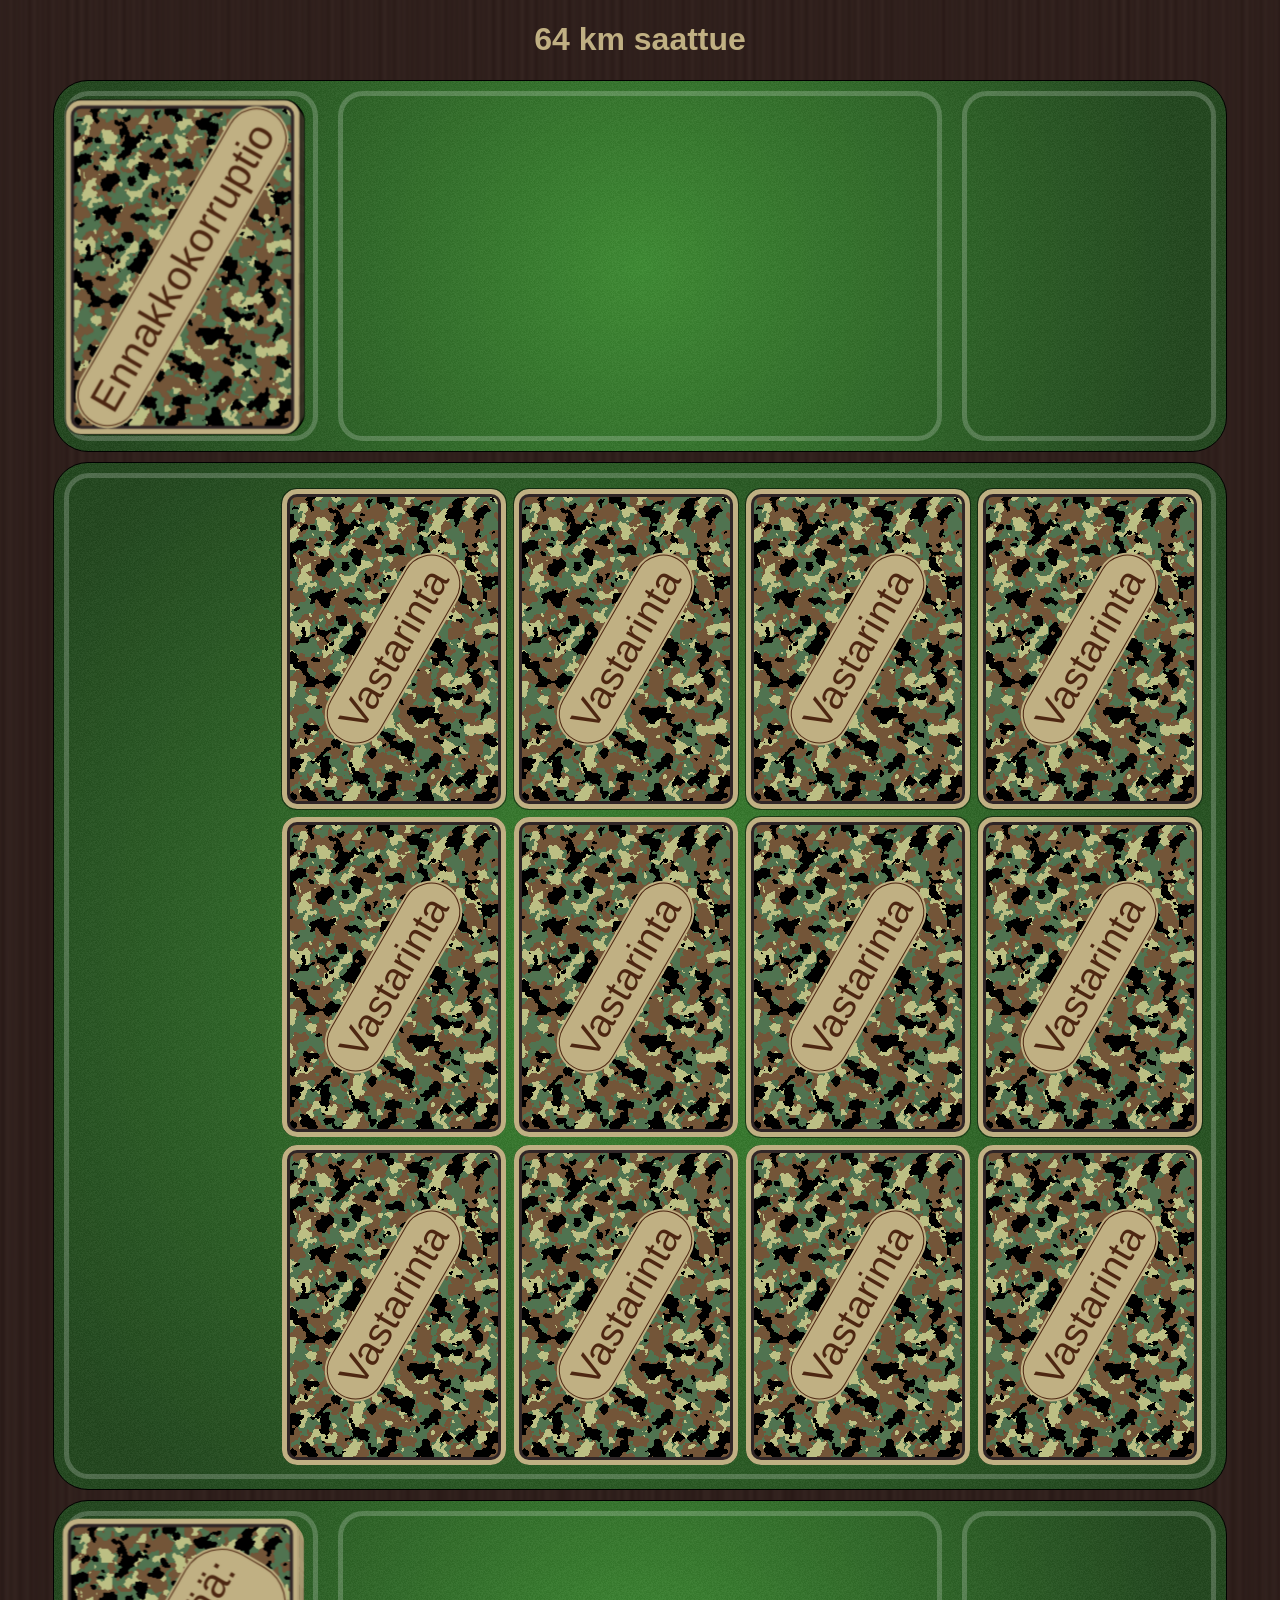
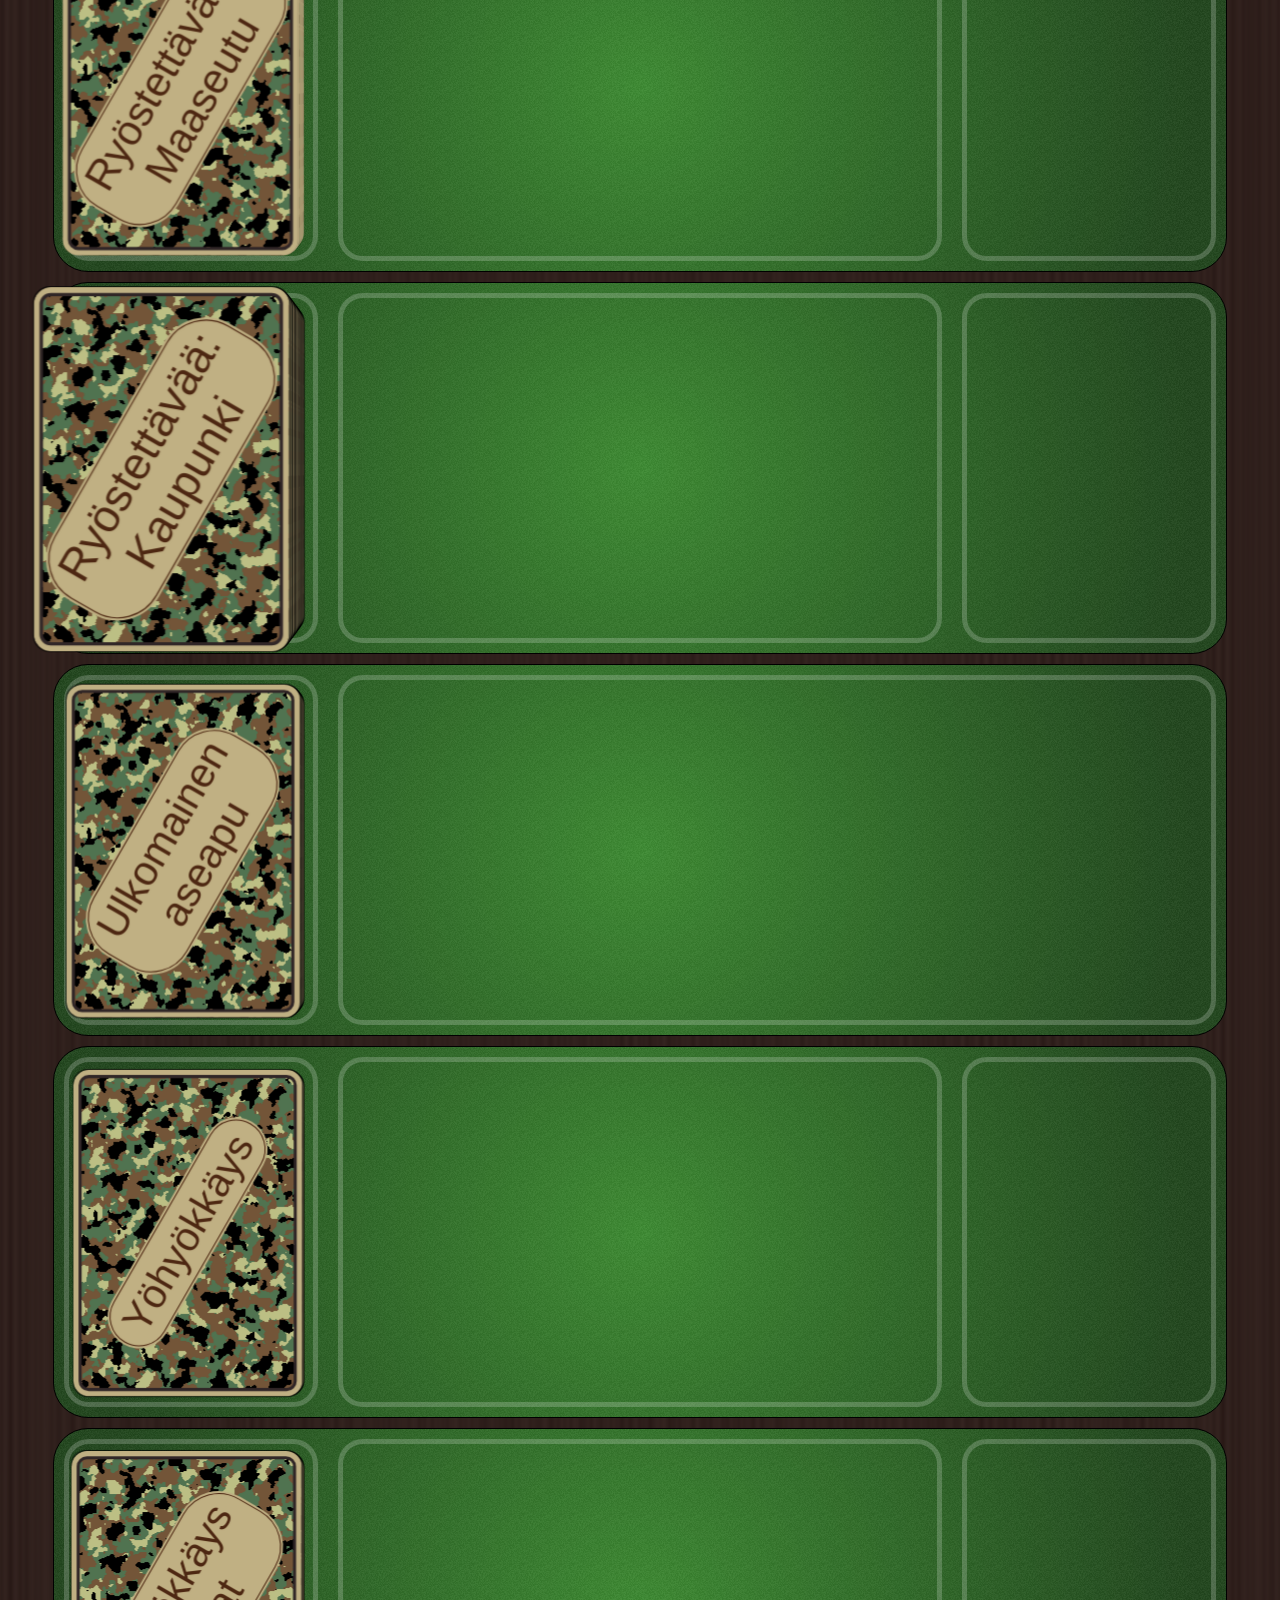
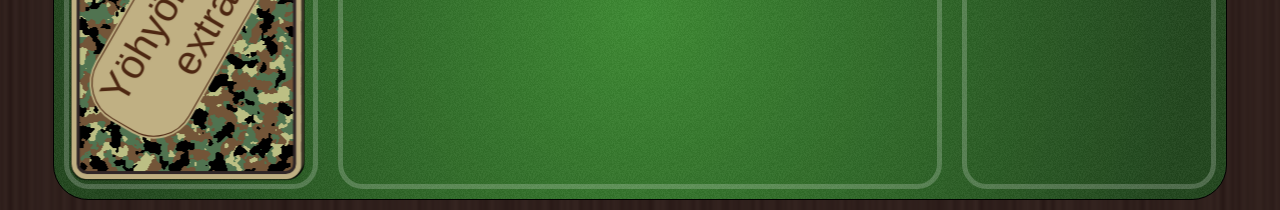
<file: index.html>
<!DOCTYPE html>
<html lang="fi">

<head>
  <meta charset="UTF-8">
  <meta http-equiv="X-UA-Compatible" content="IE=edge">
  <meta name="viewport" content="width=device-width, initial-scale=1.0">
  <title>64km saattue</title>
  <link rel="stylesheet" href="normalise.css">
  <style>
    body {
      background-color: #583c34;
      background-image: var(--wood);
      background-size: cover;
      font-family: 'Gill Sans', 'Gill Sans MT', Calibri, 'Trebuchet MS', sans-serif;
      line-height: 1.15;
    }

    h1 {
      color: #c0b083;
      text-align: center;
    }

    .playmat {
      border: 1px solid black;
      width: calc(100vw - 128px);
      min-width: 802px;
      border-radius: calc(10px + 15px + 10px);
      padding: 10px;
      margin-bottom: 10px;
      background:
        url([data-uri]),
        radial-gradient(circle, #36aa25 -30%, #073602 90%);
      display: grid;
      grid-template-columns: min-content 1fr min-content;
      grid-template-areas: 'draw play discard';
      gap: 20px;
      margin-inline: auto;
      --stack-height: calc(1.5px - 0.5px * (var(--per-row) / 8));
      /* --stack-height: calc(1.5px + 0px); */
      --overlap-height: 0px;
      --per-row: 1;
      perspective: 1000px;
      transform-style: preserve-3d;
      transform-origin: center center;
    }

    .playmat--opposition {
      grid-template-columns: 1fr;
      grid-template-areas: 'play';
    }

    .playmat--foreign-aid {
      grid-template-columns: min-content 1fr;
      grid-template-areas: 'draw play';
    }

    @media (min-width: 1162px) {
      .playmat {
        --per-row: 2;
        --overlap-height: 0.5px;
      }

      .playmat .card-slot--overlap .card:nth-last-child(-n+2) {
        transform: var(--default-transform);
        --reset: none;
      }
    }

    @media (min-width: 1394px) {
      .playmat {
        --per-row: 3;
        --overlap-height: 1px;
      }

      .playmat .card-slot--overlap .card:nth-last-child(-n+3) {
        transform: var(--default-transform);
        --reset: none;
      }
    }

    @media (min-width: 1626px) {
      .playmat {
        --per-row: 4;
        --overlap-height: 1.5px;
      }

      .playmat .card-slot--overlap .card:nth-last-child(-n+4) {
        transform: var(--default-transform);
        --reset: none;
      }
    }

    @media (min-width: 1858px) {
      .playmat {
        --per-row: 5;
      }

      .playmat .card-slot--overlap .card:nth-last-child(-n+5) {
        transform: var(--default-transform);
        --reset: none;
      }
    }

    @media (min-width: 2090px) {
      .playmat {
        --per-row: 6;
      }

      .playmat .card-slot--overlap .card:nth-last-child(-n+6) {
        transform: var(--default-transform);
        --reset: none;
      }
    }

    @media (min-width: 2322px) {
      .playmat {
        --per-row: 7;
      }

      .playmat .card-slot--overlap .card:nth-last-child(-n+7) {
        transform: var(--default-transform);
        --reset: none;
      }
    }

    @media (min-width: 2554px) {
      .playmat {
        --per-row: 8;
      }

      .playmat .card-slot--overlap .card:nth-last-child(-n+8) {
        transform: var(--default-transform);
        --reset: none;
      }
    }

    @media (min-width: 2786px) {
      .playmat {
        --per-row: 9;
      }

      .playmat .card-slot--overlap .card:nth-last-child(-n+9) {
        transform: var(--default-transform);
        --reset: none;
      }
    }

    .card-slot {
      background-color: transparent;
      border: 5px rgba(255, 255, 255, 0.2) solid;
      border-radius: calc(10px + 15px);
      padding: 10px;
      align-self: center;
      min-height: 320px;
      min-width: 224px;
    }

    .card-slot--play {
      display: flex;
      flex-wrap: wrap;
      gap: 8px;
      justify-content: end;
      max-width: 100%;
      flex-direction: row-reverse;
      perspective: 1000px;
      transform-style: preserve-3d;
      transform-origin: 100%;
    }

     .card-slot--overlap .card {
      --default-transform: var(--move-transform, translateZ(calc(var(--n) / var(--per-row) * var(--overlap-height))));
      --dur: 1s;
      transform: var(--default-transform);
      flex-shrink: 1;
      margin-bottom: -280px;
      z-index: 0;
      --upfront: 50px;
      --shadow-color: rgba(0, 0, 0, 0.2);
      box-shadow: 0 0 0 0 var(--shadow-color);
      border-radius: 15px;
      transition: transform 0.3s ease-out, box-shadow 0.1s ease-out calc(var(--dur) * 0.8);
    }

    .card-slot--overlap .card:hover {
      animation: var(--reset, var(--dur) 1 normal reveal);
      z-index: 1;
      transition: z-index 0s linear, transform 0s linear, box-shadow 2s linear;
      transition-delay: calc(var(--dur) * 0.8);
      transform-origin: top center;

      transform: translateY(0) translateZ(var(--upfront));
      box-shadow: var(--reset, 20px 20px 20px 0 var(--shadow-color));
    }

    .card-slot--overlap .card:hover .card__flipper {
      animation: var(--reset, var(--dur) 1 normal reveal_flip);
    }

    @keyframes reveal {
      0% {
        transform: translateY(0) translateZ(calc(var(--n) / var(--per-row) * var(--overlap-height)));
        box-shadow: 0 0 0 0 var(--shadow-color);
      }

      20% {
        transform: translateY(-10px) translateZ(calc(var(--n) / var(--per-row) * var(--overlap-height)));
        box-shadow: 0 0 0 0 var(--shadow-color);
      }

      60% {
        transform: translateY(-20px) translateZ(calc(var(--n) / var(--per-row) * var(--overlap-height)));
        box-shadow: 0 0 0 0 var(--shadow-color);
      }

      80% {
        transform: translateY(-280px) translateZ(calc(var(--n) / var(--per-row) * var(--overlap-height)));
        box-shadow: 0 0 0 0 var(--shadow-color);
      }

      100% {
        transform: translateY(0) translateZ(var(--upfront));
        box-shadow: 20px 20px 20px 0 var(--shadow-color);
      }
    }

    @keyframes reveal_flip {
      0% {
        transform: rotateX(0);
      }

      20% {
        transform: rotateX(-10deg);
      }

      60% {
        transform: rotateX(-20deg);
      }

      80% {
        transform: rotateX(40deg);
      }

      100% {
        transform: rotateX(0deg);
      }
    }

    .card-slot--overlap .card:last-child {
      margin-bottom: 0;
    }

    .card-slot--draw,
    .card-slot--discard {
      grid-area: draw;
      display: grid;
      grid-template-areas: 'pile';
      grid-template-rows: 1fr;
      grid-template-columns: 1fr;
    }


    h2 {
      grid-area: draw;
      align-self: center;
      justify-self: center;
      margin: 0;
      padding: 5px 15px;
      font-size: 40px;
      position: absolute;
      transform: rotate(-60deg);
      color: rgba(255, 255, 255, 0.2);
      font-weight: normal;
      text-align: center;
      user-select: none;
    }

    .card-slot--discard .card {
      filter: grayscale(1);
    }

    .card-slot {
      perspective: 1000px;
      transform-style: preserve-3d;
    }


    .card-slot--draw .card,
    .card-slot--discard .card {
      grid-area: pile;
      transform: translateZ(calc(var(--n) * var(--stack-height)));
    }

    .card:nth-child(1) {
      --n: 1;
    }

    .card:nth-child(2) {
      --n: 2;
    }

    .card:nth-child(3) {
      --n: 3;
    }

    .card:nth-child(4) {
      --n: 4;
    }

    .card:nth-child(5) {
      --n: 5;
    }

    .card:nth-child(6) {
      --n: 6;
    }

    .card:nth-child(7) {
      --n: 7;
    }

    .card:nth-child(8) {
      --n: 8;
    }

    .card:nth-child(9) {
      --n: 9;
    }

    .card:nth-child(10) {
      --n: 10;
    }

    .card:nth-child(11) {
      --n: 11;
    }

    .card:nth-child(12) {
      --n: 12;
    }

    .card:nth-child(13) {
      --n: 13;
    }

    .card:nth-child(14) {
      --n: 14;
    }

    .card:nth-child(15) {
      --n: 15;
    }

    .card:nth-child(16) {
      --n: 16;
    }

    .card:nth-child(17) {
      --n: 17;
    }

    .card:nth-child(18) {
      --n: 18;
    }

    .card:nth-child(19) {
      --n: 19;
    }

    .card:nth-child(20) {
      --n: 20;
    }

    .card:nth-child(21) {
      --n: 21;
    }

    .card:nth-child(22) {
      --n: 22;
    }

    .card:nth-child(23) {
      --n: 23;
    }

    .card:nth-child(24) {
      --n: 24;
    }

    .card:nth-child(25) {
      --n: 25;
    }

    .card:nth-child(26) {
      --n: 26;
    }

    .card:nth-child(27) {
      --n: 27;
    }

    .card:nth-child(28) {
      --n: 28;
    }

    .card:nth-child(29) {
      --n: 29;
    }

    .card:nth-child(30) {
      --n: 30;
    }

    .card:nth-child(31) {
      --n: 31;
    }

    .card:nth-child(32) {
      --n: 32;
    }

    .card:nth-child(33) {
      --n: 33;
    }

    .card:nth-child(34) {
      --n: 34;
    }

    .card:nth-child(35) {
      --n: 35;
    }

    .card:nth-child(36) {
      --n: 36;
    }

    .card:nth-child(37) {
      --n: 37;
    }

    .card:nth-child(38) {
      --n: 38;
    }

    .card:nth-child(39) {
      --n: 39;
    }

    .card:nth-child(40) {
      --n: 40;
    }

    .card:nth-child(41) {
      --n: 41;
    }

    .card:nth-child(42) {
      --n: 42;
    }

    .card:nth-child(43) {
      --n: 43;
    }

    .card:nth-child(44) {
      --n: 44;
    }

    .card:nth-child(45) {
      --n: 45;
    }

    .card:nth-child(46) {
      --n: 46;
    }

    .card:nth-child(47) {
      --n: 47;
    }

    .card:nth-child(48) {
      --n: 48;
    }

    .card:nth-child(49) {
      --n: 49;
    }

    .card:nth-child(50) {
      --n: 50;
    }

    .card:nth-child(51) {
      --n: 51;
    }

    .card:nth-child(52) {
      --n: 52;
    }

    .card:nth-child(53) {
      --n: 53;
    }

    .card:nth-child(54) {
      --n: 54;
    }

    .card:nth-child(55) {
      --n: 55;
    }

    .card:nth-child(56) {
      --n: 56;
    }

    .card:nth-child(57) {
      --n: 57;
    }

    .card:nth-child(58) {
      --n: 58;
    }

    .card:nth-child(59) {
      --n: 59;
    }

    .card:nth-child(60) {
      --n: 60;
    }


    .card-slot--play {
      grid-area: play;
    }

    .card-slot--discard {
      grid-area: discard;
    }

    .card {
      perspective: 1000px;
      width: 224px;
      height: 320px;
    }

    .card ::-webkit-scrollbar {
      width: 8px;
    }

    .card ::-webkit-scrollbar-track {
      margin-block: 15px;
      margin-right: 8px;
    }

    .card ::-webkit-scrollbar-thumb {
      border-radius: 10px;
      background: #4d2714;
      background-clip: content-box;
      border: 2px solid transparent;
    }

    .card__flipper {
      border: 1px solid rgba(0, 0, 0, 0.5);
      position: absolute;
      width: 100%;
      height: 100%;
      border-radius: 15px;
      transition: transform 0.5s ease-out;
      transform-style: preserve-3d;
      transform-origin: 100%;
    }

    .card-slot--overlap:not(#yohyokkayspoyta) .card--added .card__flipper,
    .playmat--opposition .card__flipper,
    .card-slot--draw .card__flipper {
      transform: translateX(-100%) rotateY(180deg);
    }

    .playmat--opposition .card--reveal .card__flipper,
    .card--peek:hover .card__flipper {
      transform: none;
    }

    .playmat--opposition .card--reveal {
      z-index: 2;
    }

    .card__front,
    .card__back {
      border-radius: 15px;
      padding: 15px;
      inset: 0;
      position: absolute;
      backface-visibility: hidden;
      background-color: #c0b083;
    }

    .card__front {
      color: black;
      transform: translateZ(1px);
      overflow: auto;
    }

    .card__back {
      content: '64km';
      text-align: center;
      transform: rotateY(180deg);
      background-image: var(--camo);
      background-size: cover;
      box-shadow: inset 0 0 0 5px #c0b083, inset 0 0 0 8px #302627;
      display: grid;
      justify-items: center;
      align-items: center;
    }

    .card__back span {
      background: #c0b083;
      border-radius: 40px;
      padding: 5px 15px;
      font-size: 40px;
      position: absolute;
      transform: rotate(-60deg);
      color: #4d2712;
      border: 1px solid #4d2712;
      box-shadow: 0 0 0 2px #c0b083;
      user-select: none;
    }

    .id {
        float: right;
        background: #4d2714;
        border-radius: 0 0 0 24px;
        min-width: 32px;
        height: 32px;
        margin-right: -15px;
        margin-top: -15px;
        color: #c0b083;
        text-align: center;
        line-height: 32px;
    }
    .title {
      margin-top: 0;
      text-align: center;
    }
    .ohje {
      text-align: center;
      min-height: 70px;
    }
    .paljonko {
      margin-top: 32px;
      font-size: 50px;
      text-align: center;
    }

    @property --floor {
      syntax: '<integer>';
      initial-value: 0;
      inherits: false /* or true depending on context */
    }

    .card-slot--overlap .card--added {
        --finetune: 192px;
        --move-transform: translateX(calc(-100vw + var(--finetune) + (var(--n) + 1 - var(--floor) * var(--per-row))*232px));
        --t: calc((var(--n) - 1) / var(--per-row));
        --floor: calc(var(--t) - .5);
    }
    .playmat--foreign-aid .card--added {
      --finetune: -63px;
    }
</style>
</head>

<body>
  <h1>64 km saattue</h1>

  <div id='korruptio' class='playmat'>
    <h2>Ennakkokorruptio</h2>
    <div class='card-slot card-slot--draw' id='korruptiopakka'></div>
    <div class='card-slot card-slot--play card-slot--overlap' id='korruptiopoyta'></div>
    <div class='card-slot card-slot--discard' id='korruptiopoisto'></div>
  </div>

  <div id='vastarinta' class='playmat playmat--opposition'>
    <!-- <h2>Vastarinta</h2>
    <div class='card-slot card-slot--draw' id='vastarintapakka'></div> -->
    <div class='card-slot card-slot--play' id='vastarintapoyta'></div>
    <!-- <div class='card-slot card-slot--discard' id='vastarintapoisto'></div> -->
  </div>

  <div id='ryosto_maaseutu' class='playmat'>
    <h2>Ryöstettävää: Maaseutu</h2>
    <div class='card-slot card-slot--draw' id='ryosto_maaseutupakka'></div>
    <div class='card-slot card-slot--play card-slot--overlap' id='ryosto_maaseutupoyta'></div>
    <div class='card-slot card-slot--discard' id='ryosto_maaseutupoisto'></div>
  </div>

  <div id='ryosto_kaupunki' class='playmat'>
    <h2>Ryöstettävää: Kaupunki</h2>
    <div class='card-slot card-slot--draw' id='ryosto_kaupunkipakka'></div>
    <div class='card-slot card-slot--play card-slot--overlap' id='ryosto_kaupunkipoyta'></div>
    <div class='card-slot card-slot--discard' id='ryosto_kaupunkipoisto'></div>
  </div>

  <div id='aseapu' class='playmat playmat--foreign-aid'>
    <h2>Ulkomainen aseapu</h2>
    <div class='card-slot card-slot--draw' id='aseapupakka'></div>
    <div class='card-slot card-slot--play card-slot--overlap' id='aseapupoyta'></div>
  </div>

  <div id='yohyokkays' class='playmat'>
    <h2>Yöhyökkäys</h2>
    <div class='card-slot card-slot--draw' id='yohyokkayspakka'></div>
    <div class='card-slot card-slot--play card-slot--overlap' id='yohyokkayspoyta'></div>
    <div class='card-slot card-slot--discard' id='yohyokkayspoisto'></div>
  </div>

  <div id='yohyokkays_extra' class='playmat'>
    <h2>Yöhyökkäys extrat</h2>
    <div class='card-slot card-slot--draw' id='yohyokkays_extrapakka'></div>
    <div class='card-slot card-slot--play card-slot--overlap' id='yohyokkays_extrapakka'></div>
    <div class='card-slot card-slot--discard' id='yohyokkays_extrapakka'></div>
  </div>

  <script type="text/javascript" src="js/korruptio.js"></script>
  <script type="text/javascript" src="js/vastarinta.js"></script>
  <script type="text/javascript" src="js/ryosto_maaseutu.js"></script>
  <script type="text/javascript" src="js/ryosto_kaupunki.js"></script>
  <script type="text/javascript" src="js/yohyokkays.js"></script>
  <script type="text/javascript" src="js/aseapu.js"></script>

  <script src="js/korttiengine.js"></script>

<style>
  html{
    --wood: url("data:image/svg+xml,\
      %3Csvg xmlns='http://www.w3.org/2000/svg' viewBox='0 0 2560 1440'%3E\
        %3Cfilter id='filter'%3E\
          %3CfeTurbulence type='fractalNoise' baseFrequency='.5 .001'/%3E\
          %3CfeColorMatrix values='0 0 0 0.023 0.017\
                                   0 0 0 0.014 0.007\
                                   0 0 0 0.011 0.006\
                                   0 0 0 0     1'/%3E\
        %3C/filter%3E\
        %3Crect width='100%25' height='100%25' filter='url(%23filter)'/%3E\
      %3C/svg%3E");

    --camo: url("data:image/svg+xml,\
      %3Csvg xmlns='http://www.w3.org/2000/svg' viewBox='0 0 224 320'%3E\
        %3Cfilter id='filter'%3E\
          %3CfeTurbulence type='fractalNoise' baseFrequency='0.06' numOctaves='3'/%3E\
          %3CfeComponentTransfer%3E\
            %3CfeFuncR type='discrete' tableValues='0 0 0 1 1'/%3E\
            %3CfeFuncG type='discrete' tableValues='0 0 0 1 1'/%3E\
            %3CfeFuncB type='discrete' tableValues='0 1'/%3E\
          %3C/feComponentTransfer%3E\
          %3CfeColorMatrix values='1  0 0 0 0 \
                                  -1  1 0 0 0 \
                                  -1 -1 1 0 0 \
                                   0  0 0 0 1'/%3E\
          %3CfeColorMatrix values='-.08 .42  .09 0 .08 \
                                   -.17 .35 -.08 0 .17 \
                                   -.08 .15 -.04 0 .08 \
                                    0   0    0   0 1'/%3E\
        %3C/filter%3E\
        %3Crect width='100%25' height='100%25' filter='url(%23filter)'/%3E\
      %3C/svg%3E");
  }
</style>
</body>
</html>
</file>
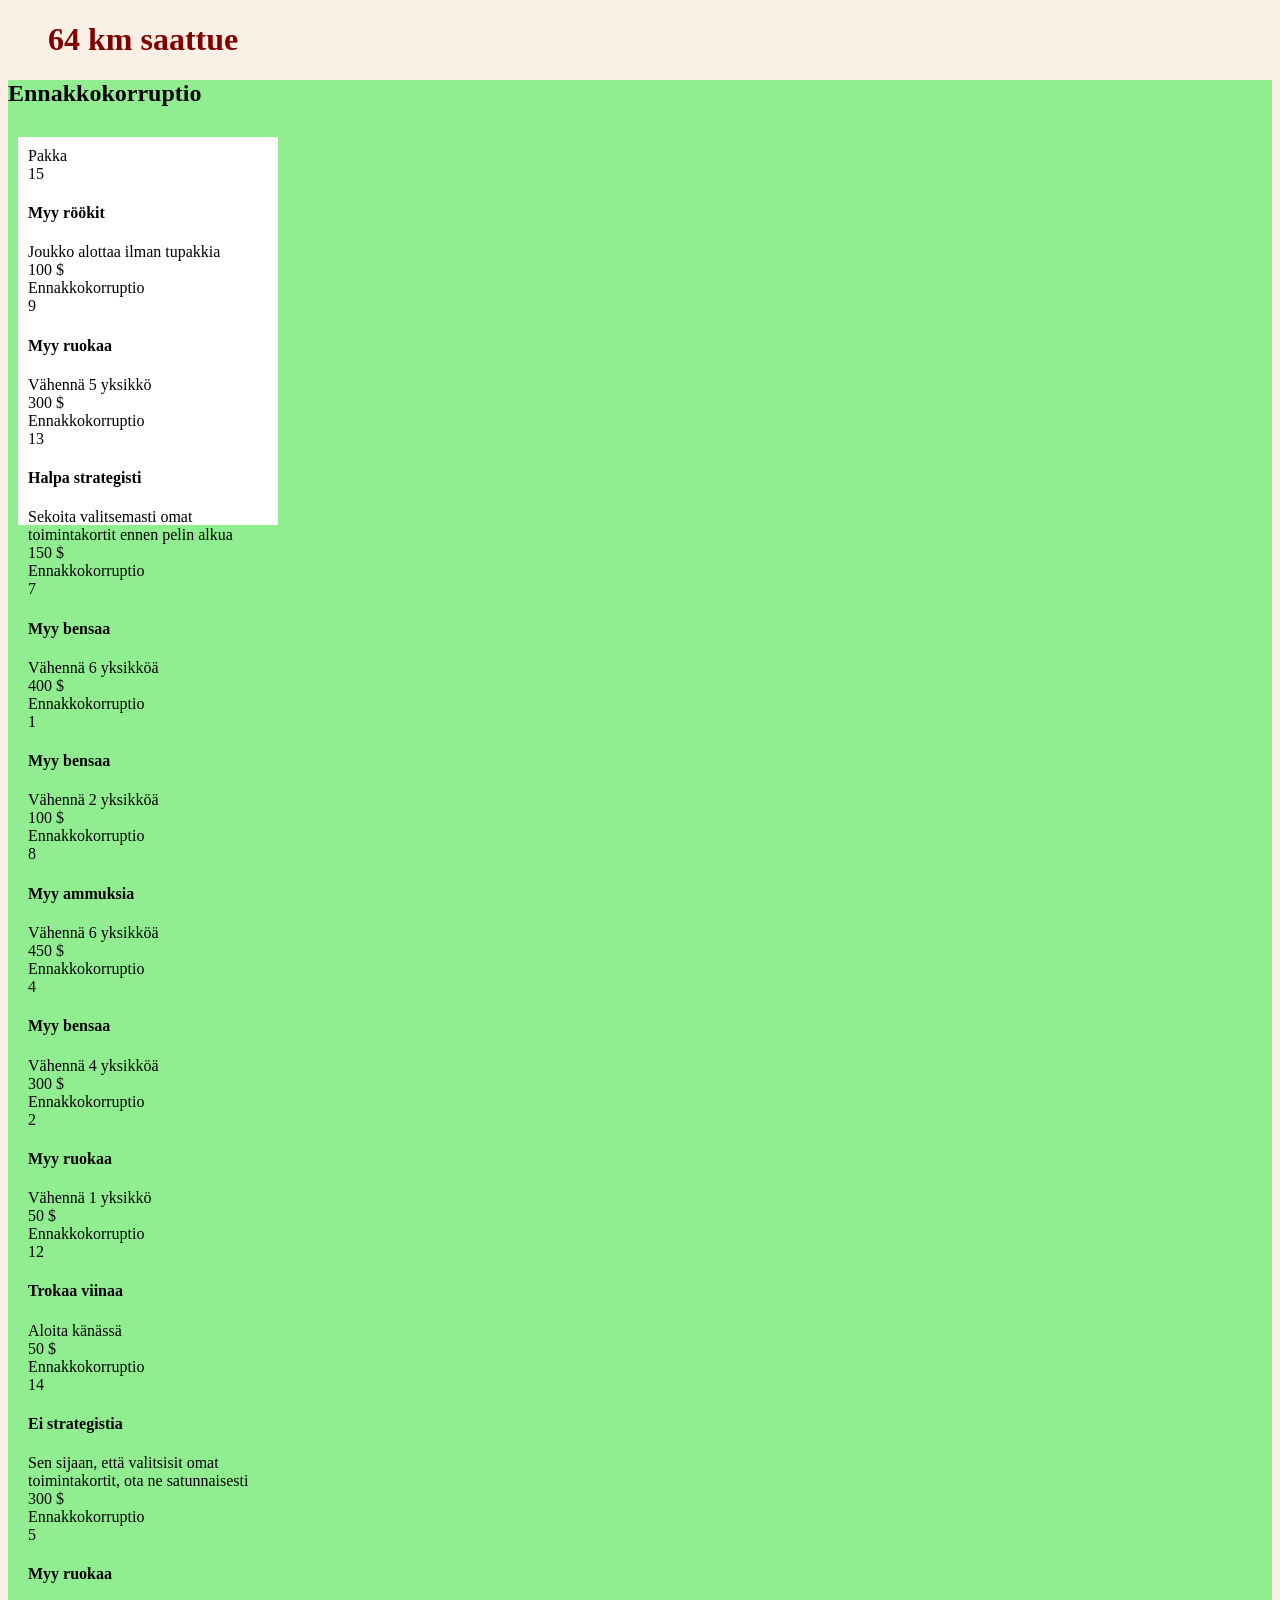
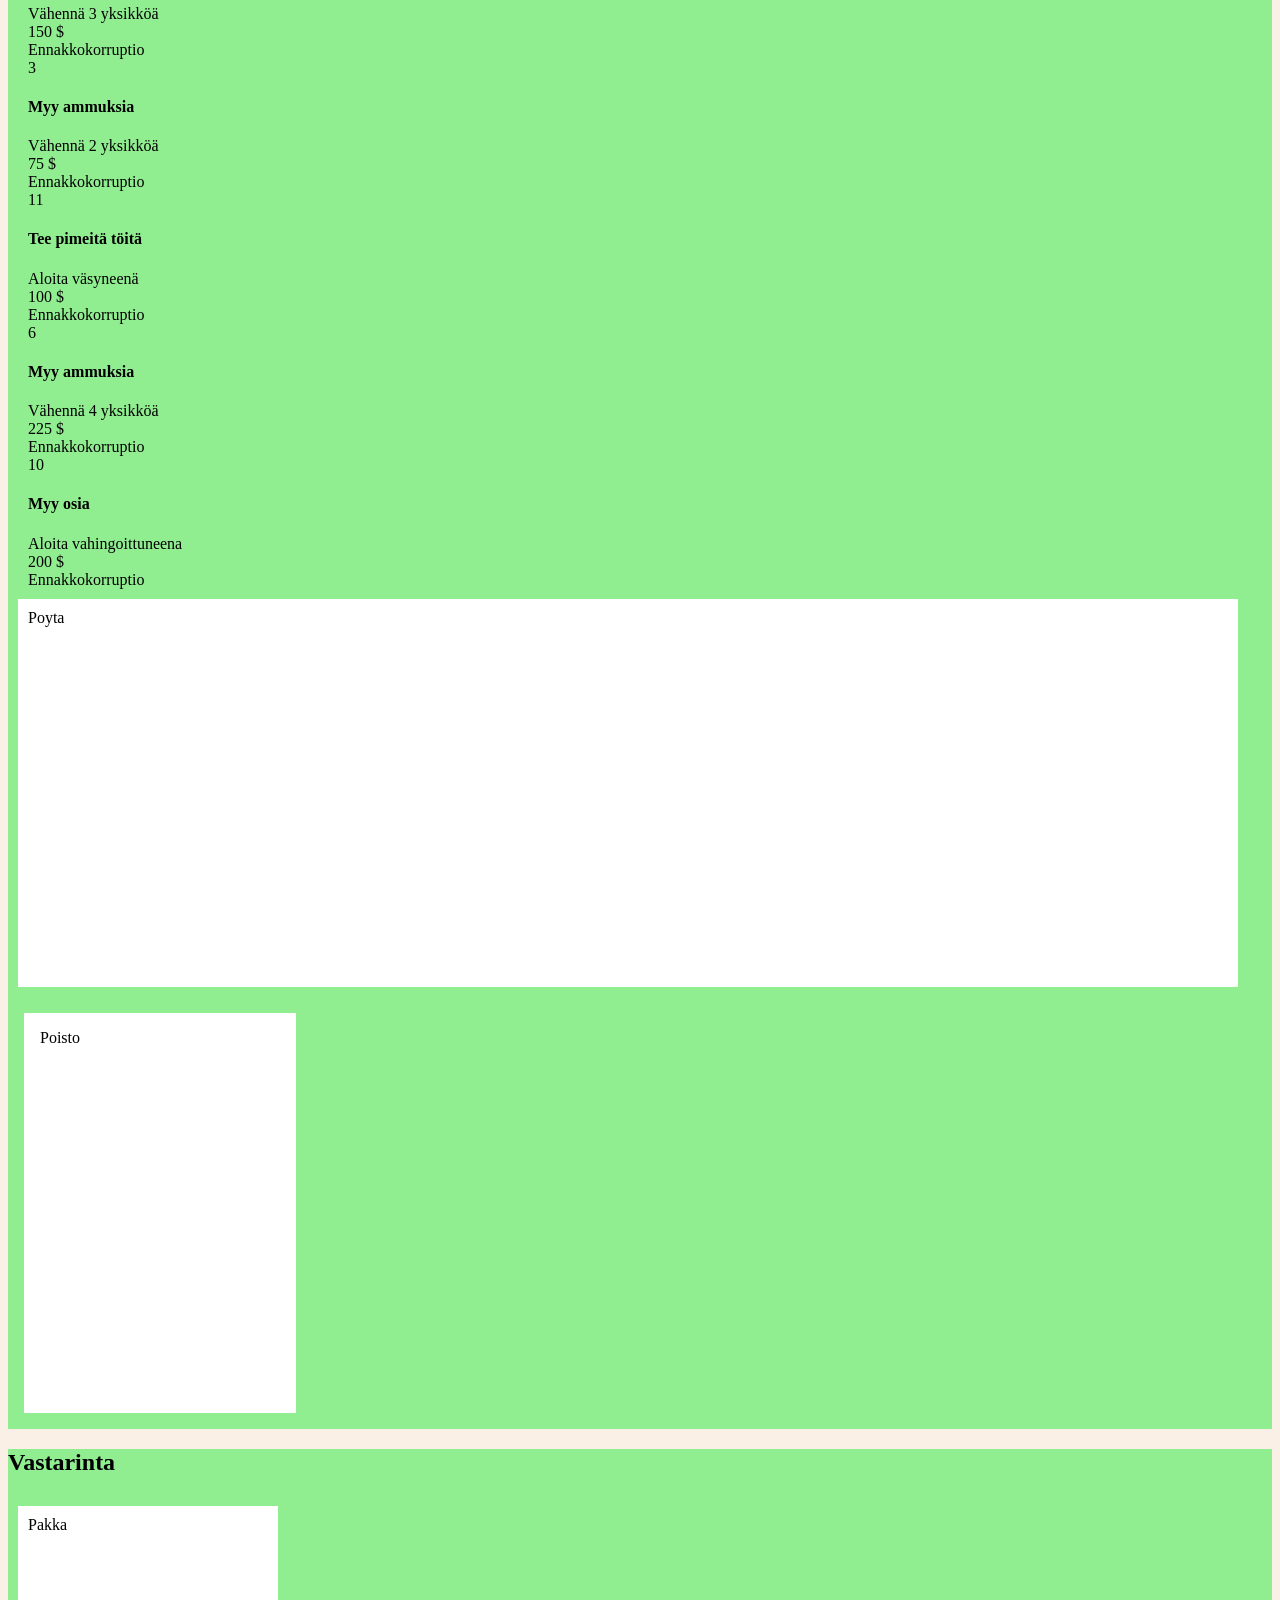
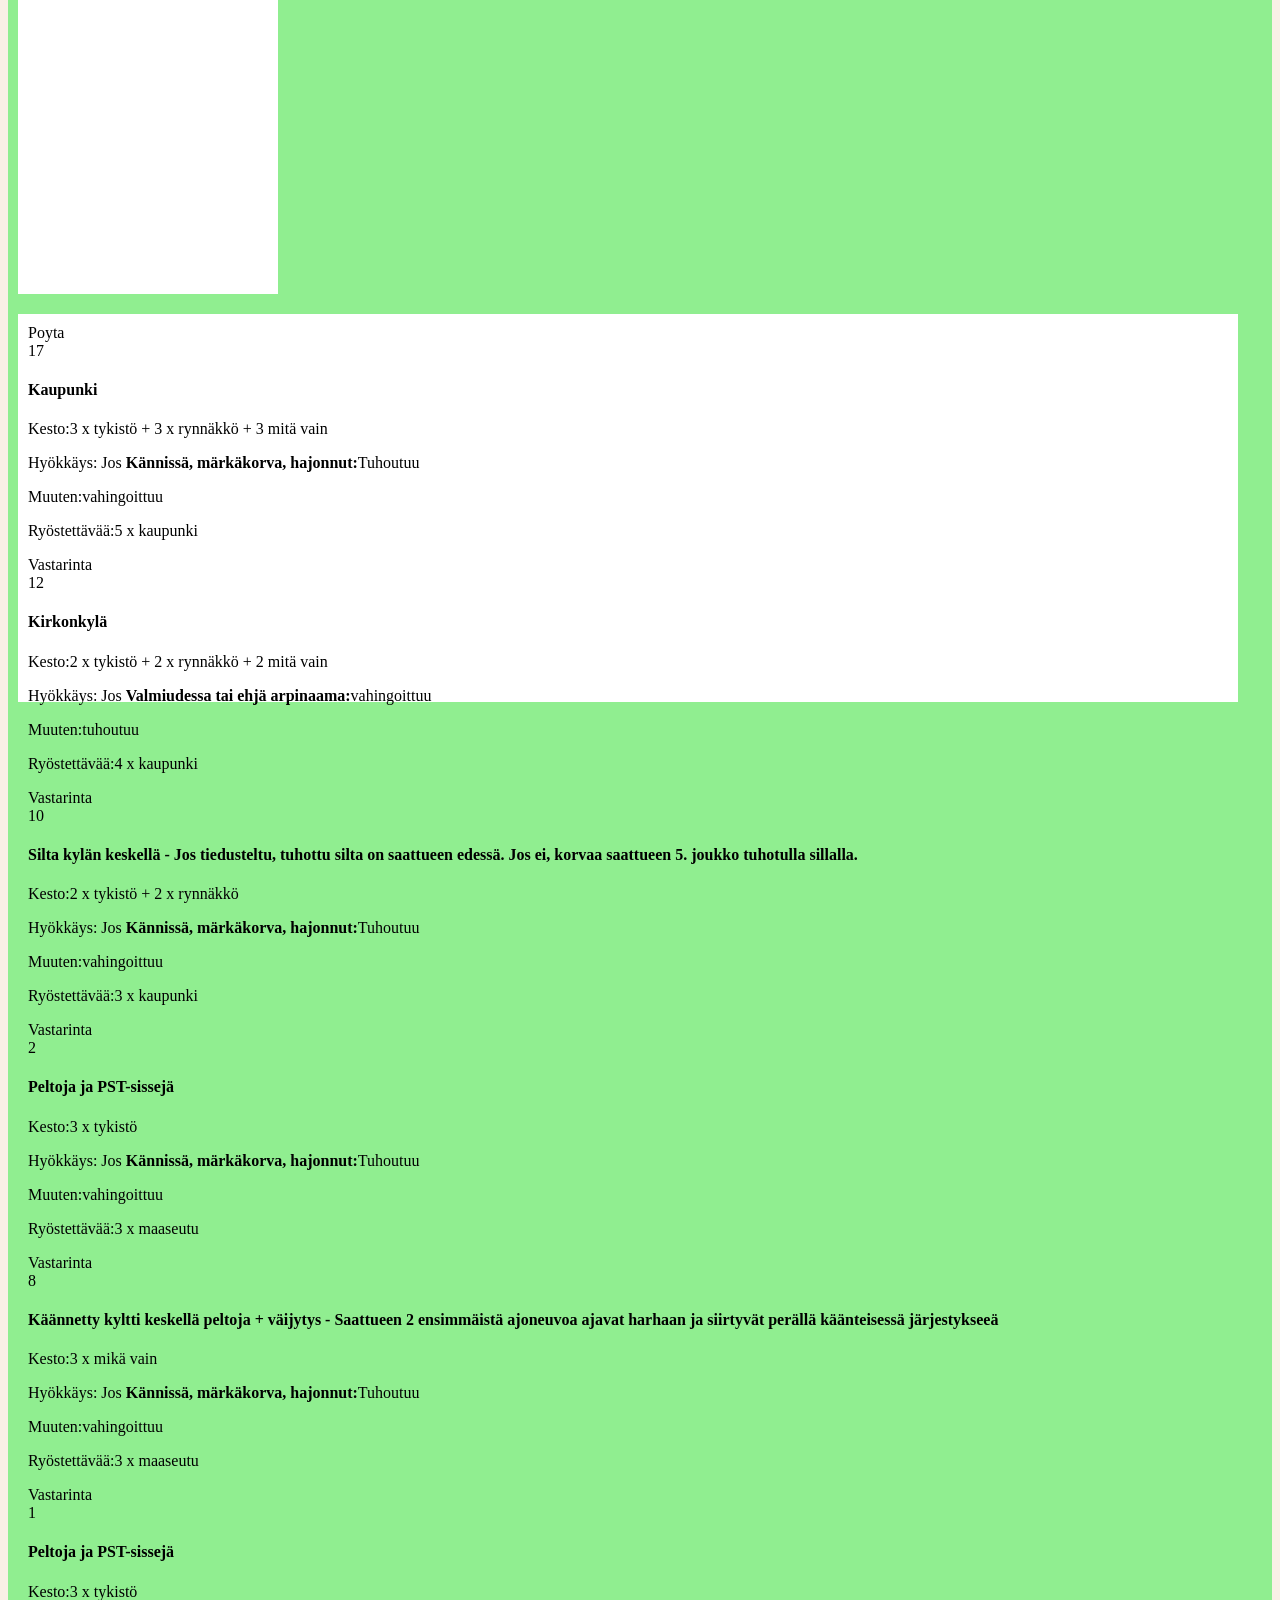
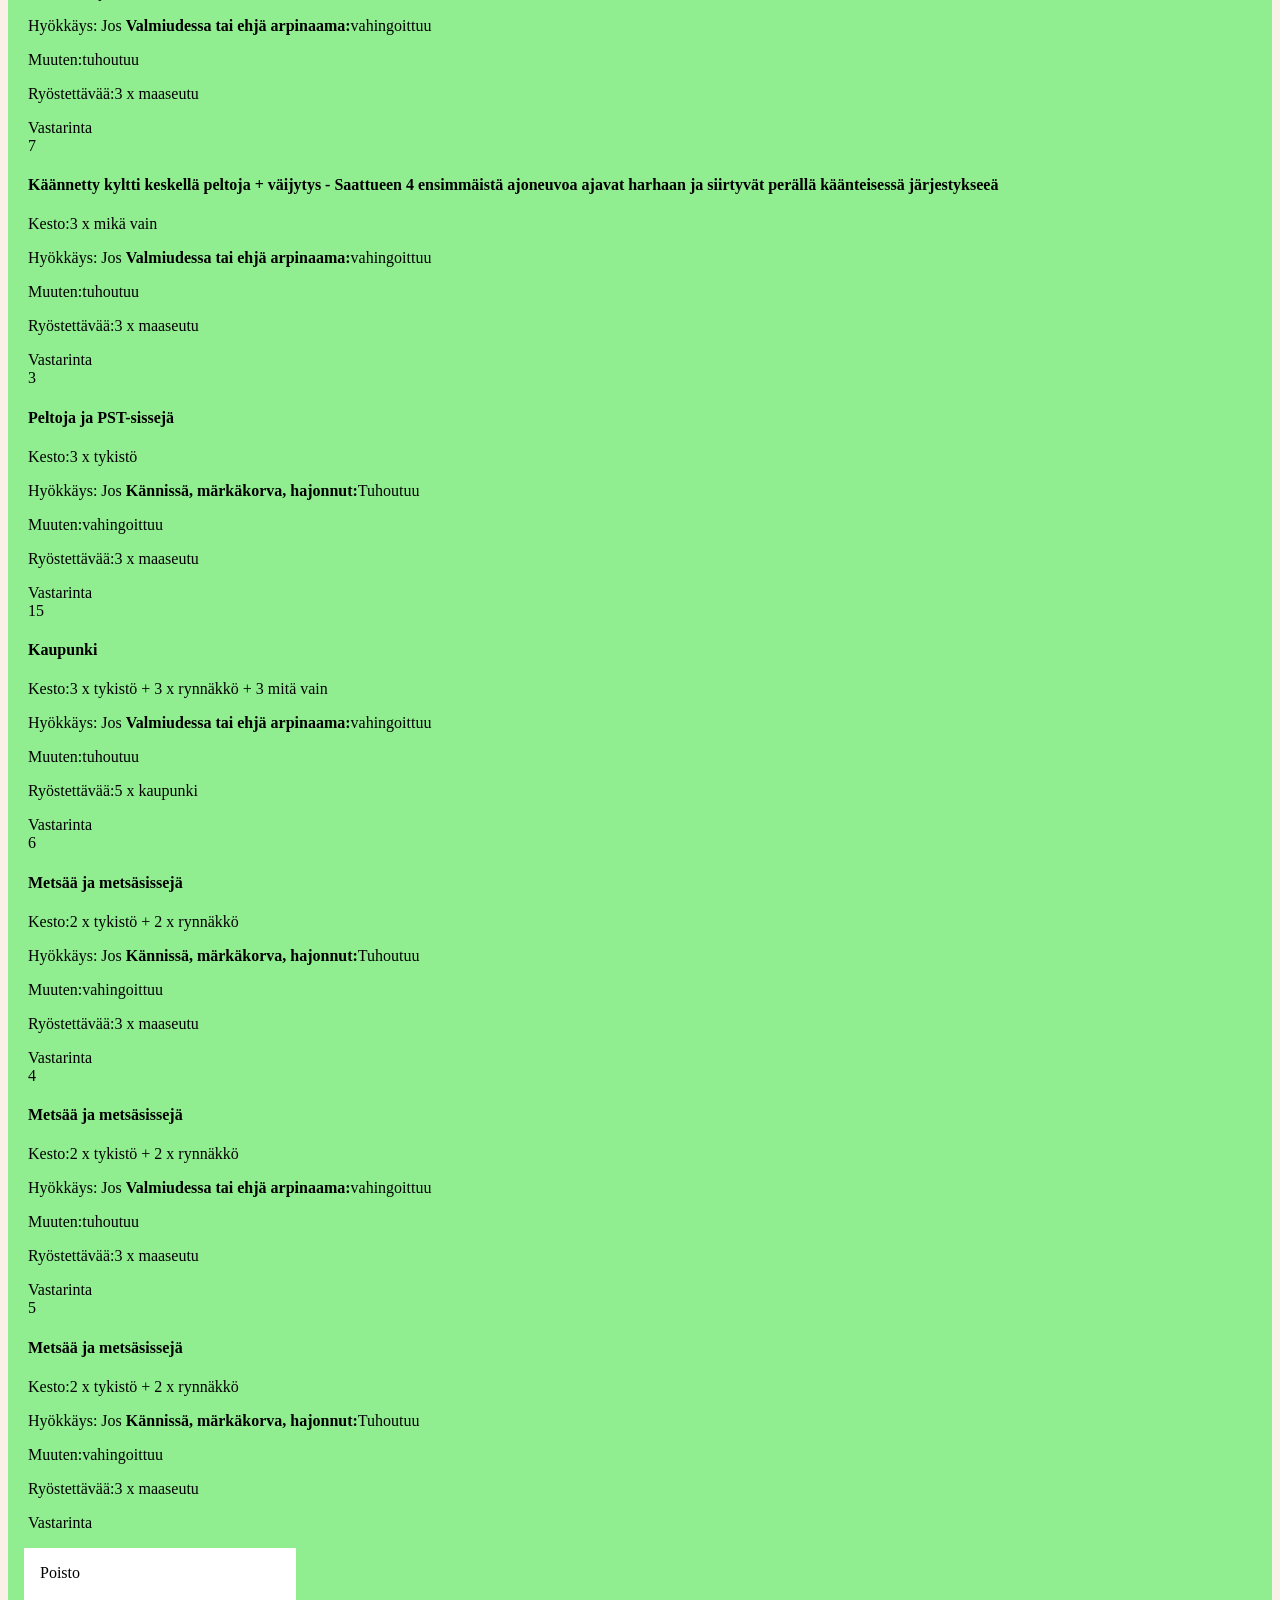
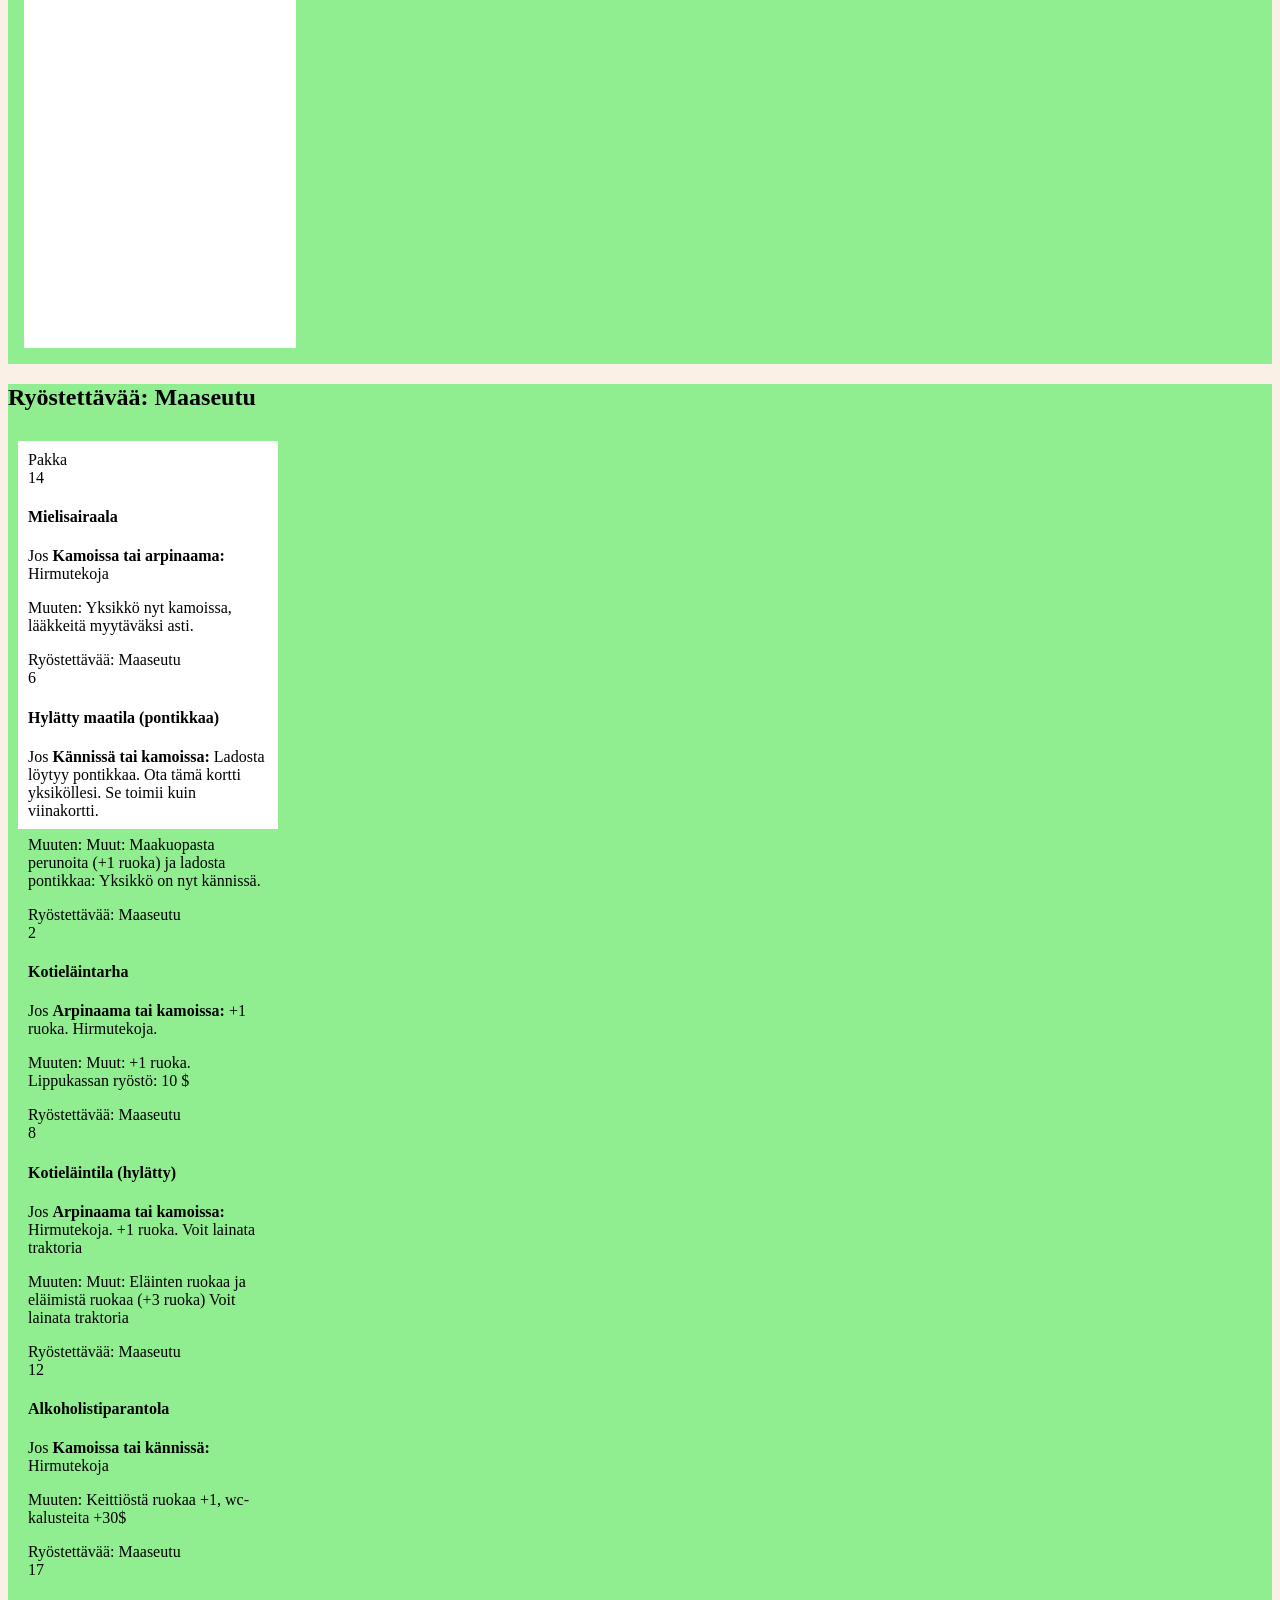
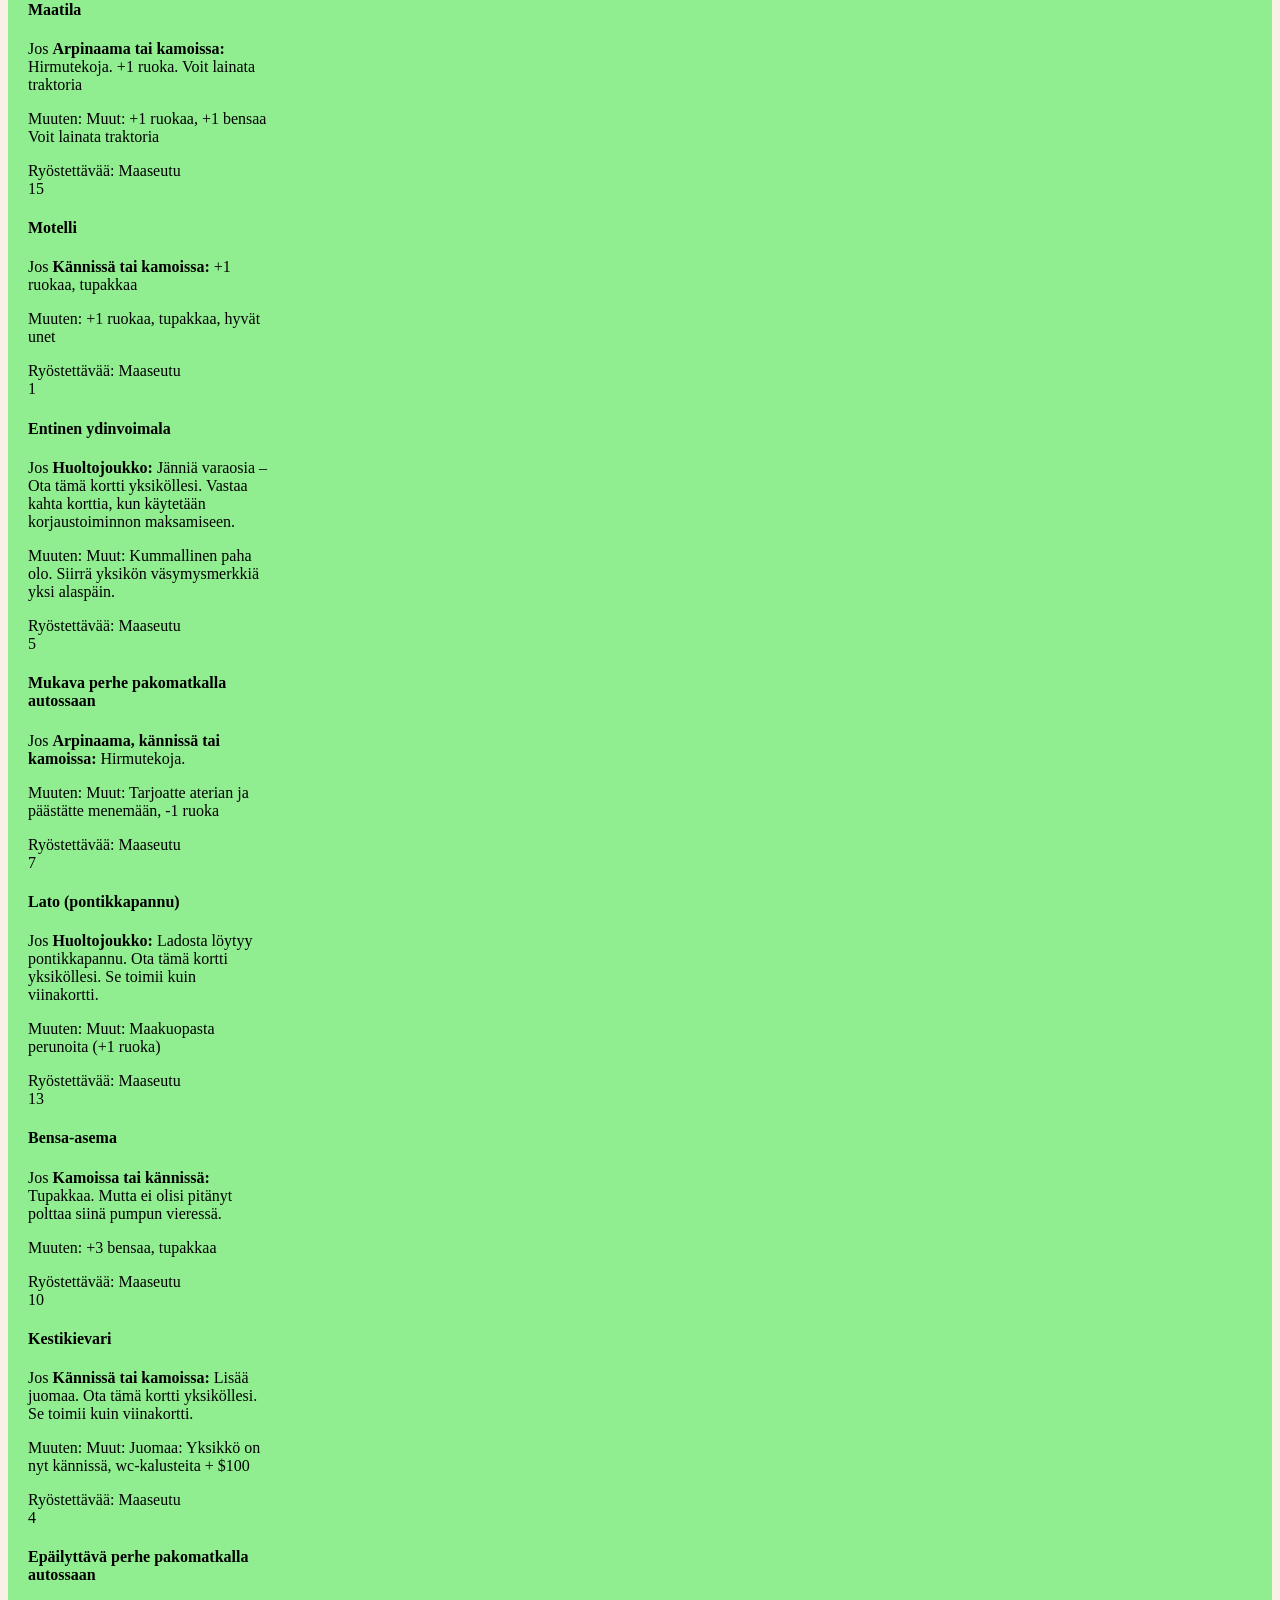
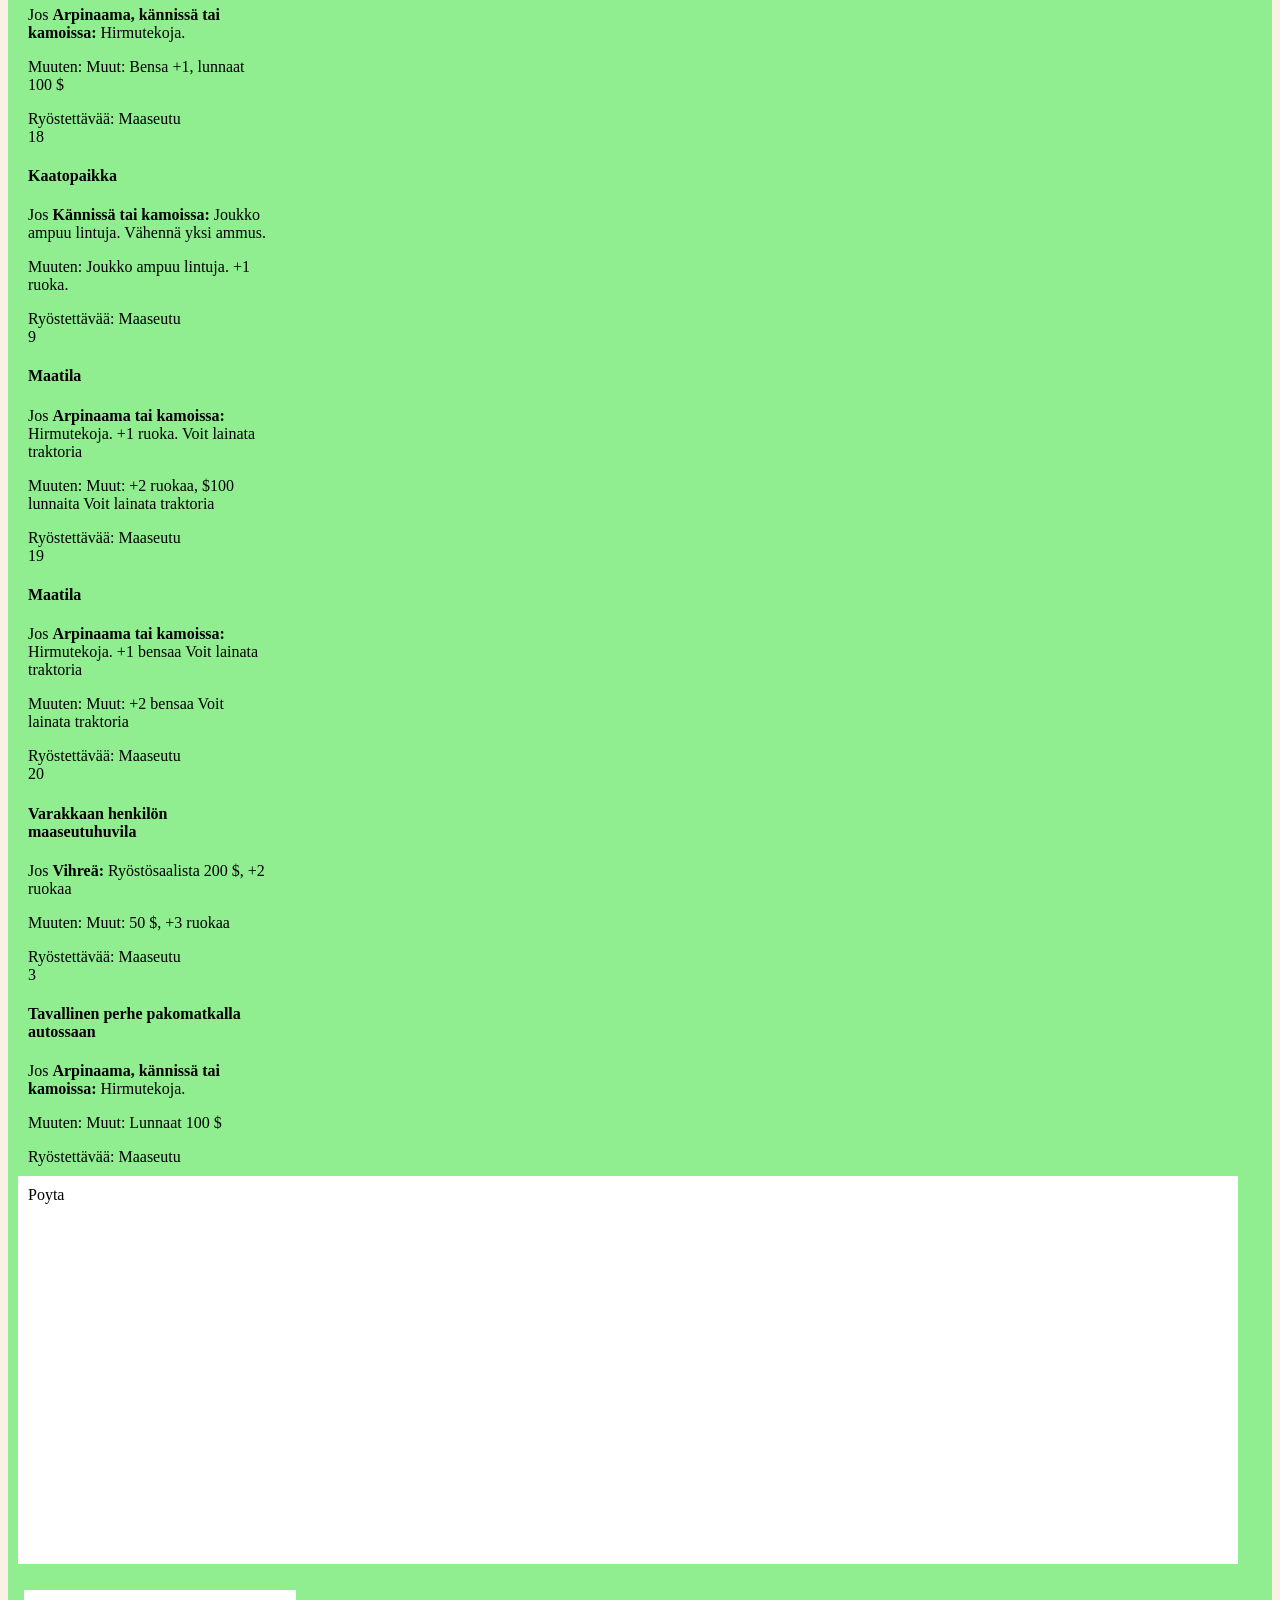
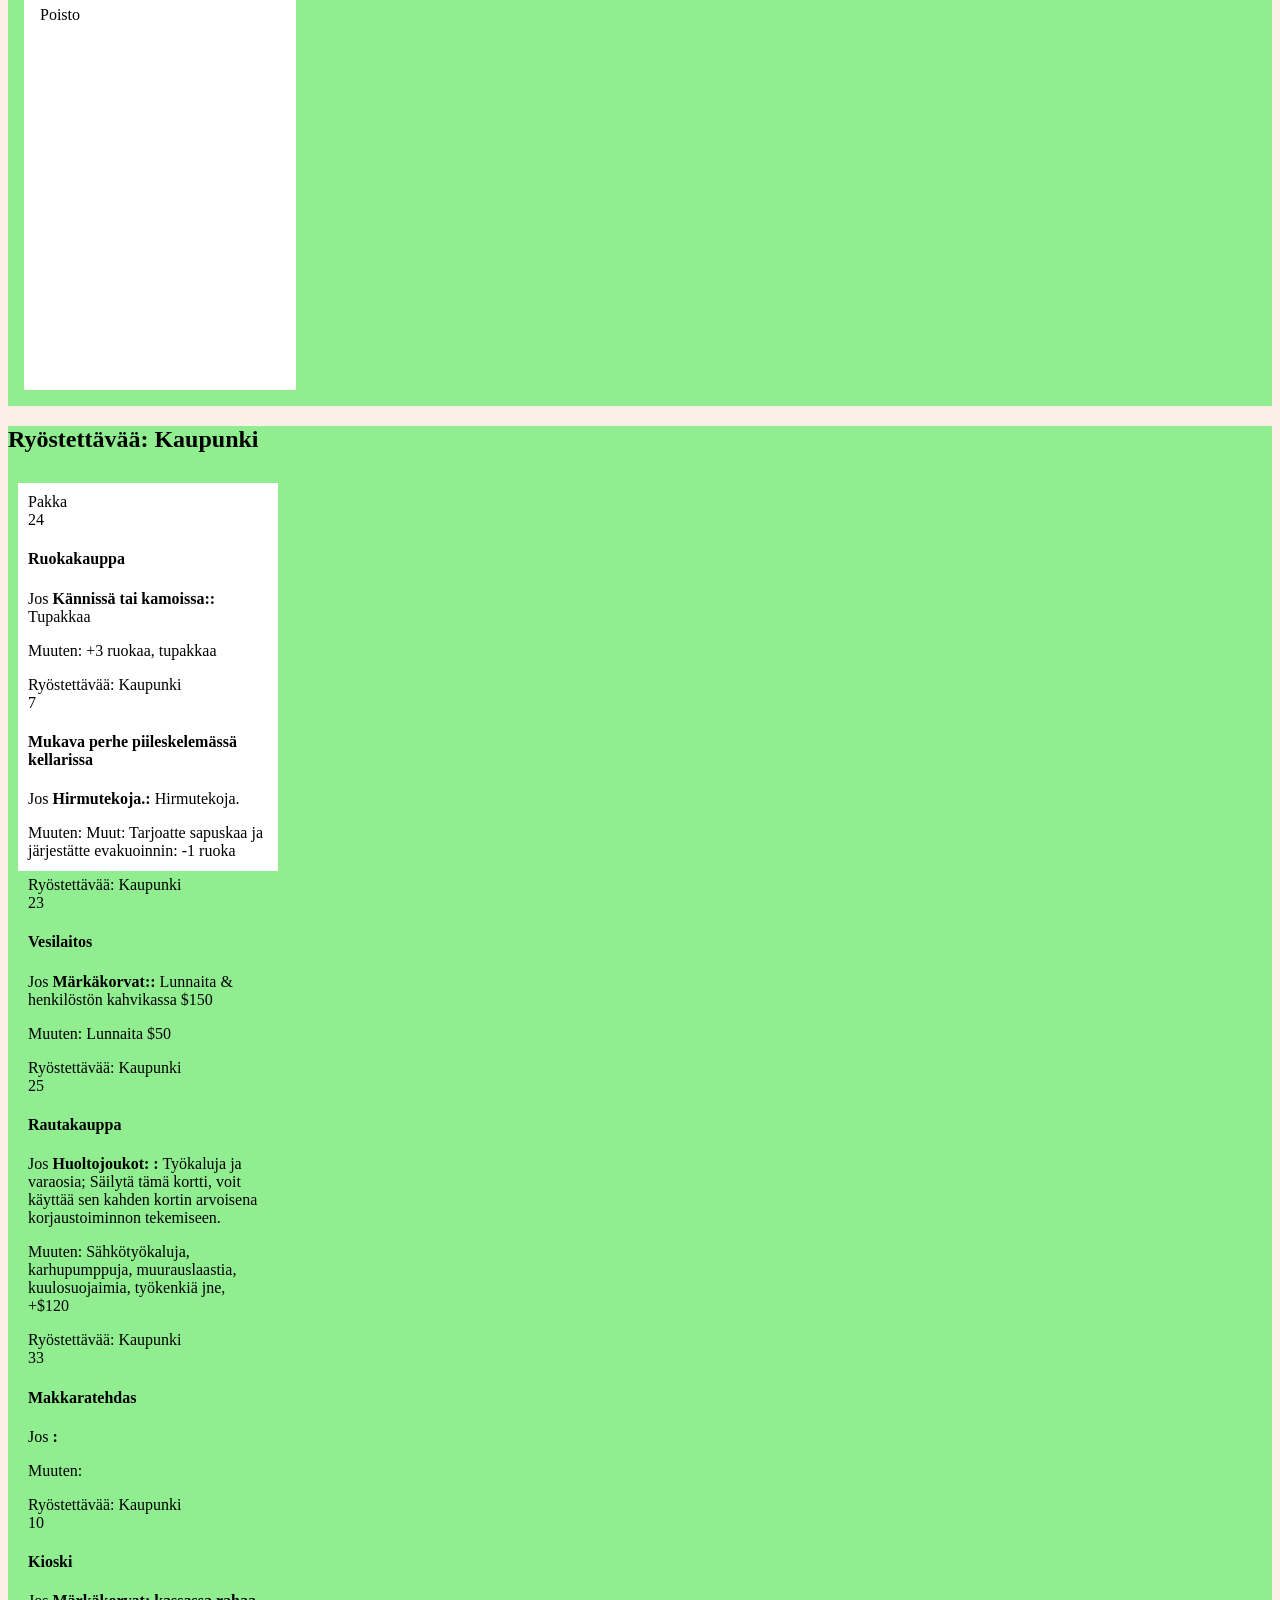
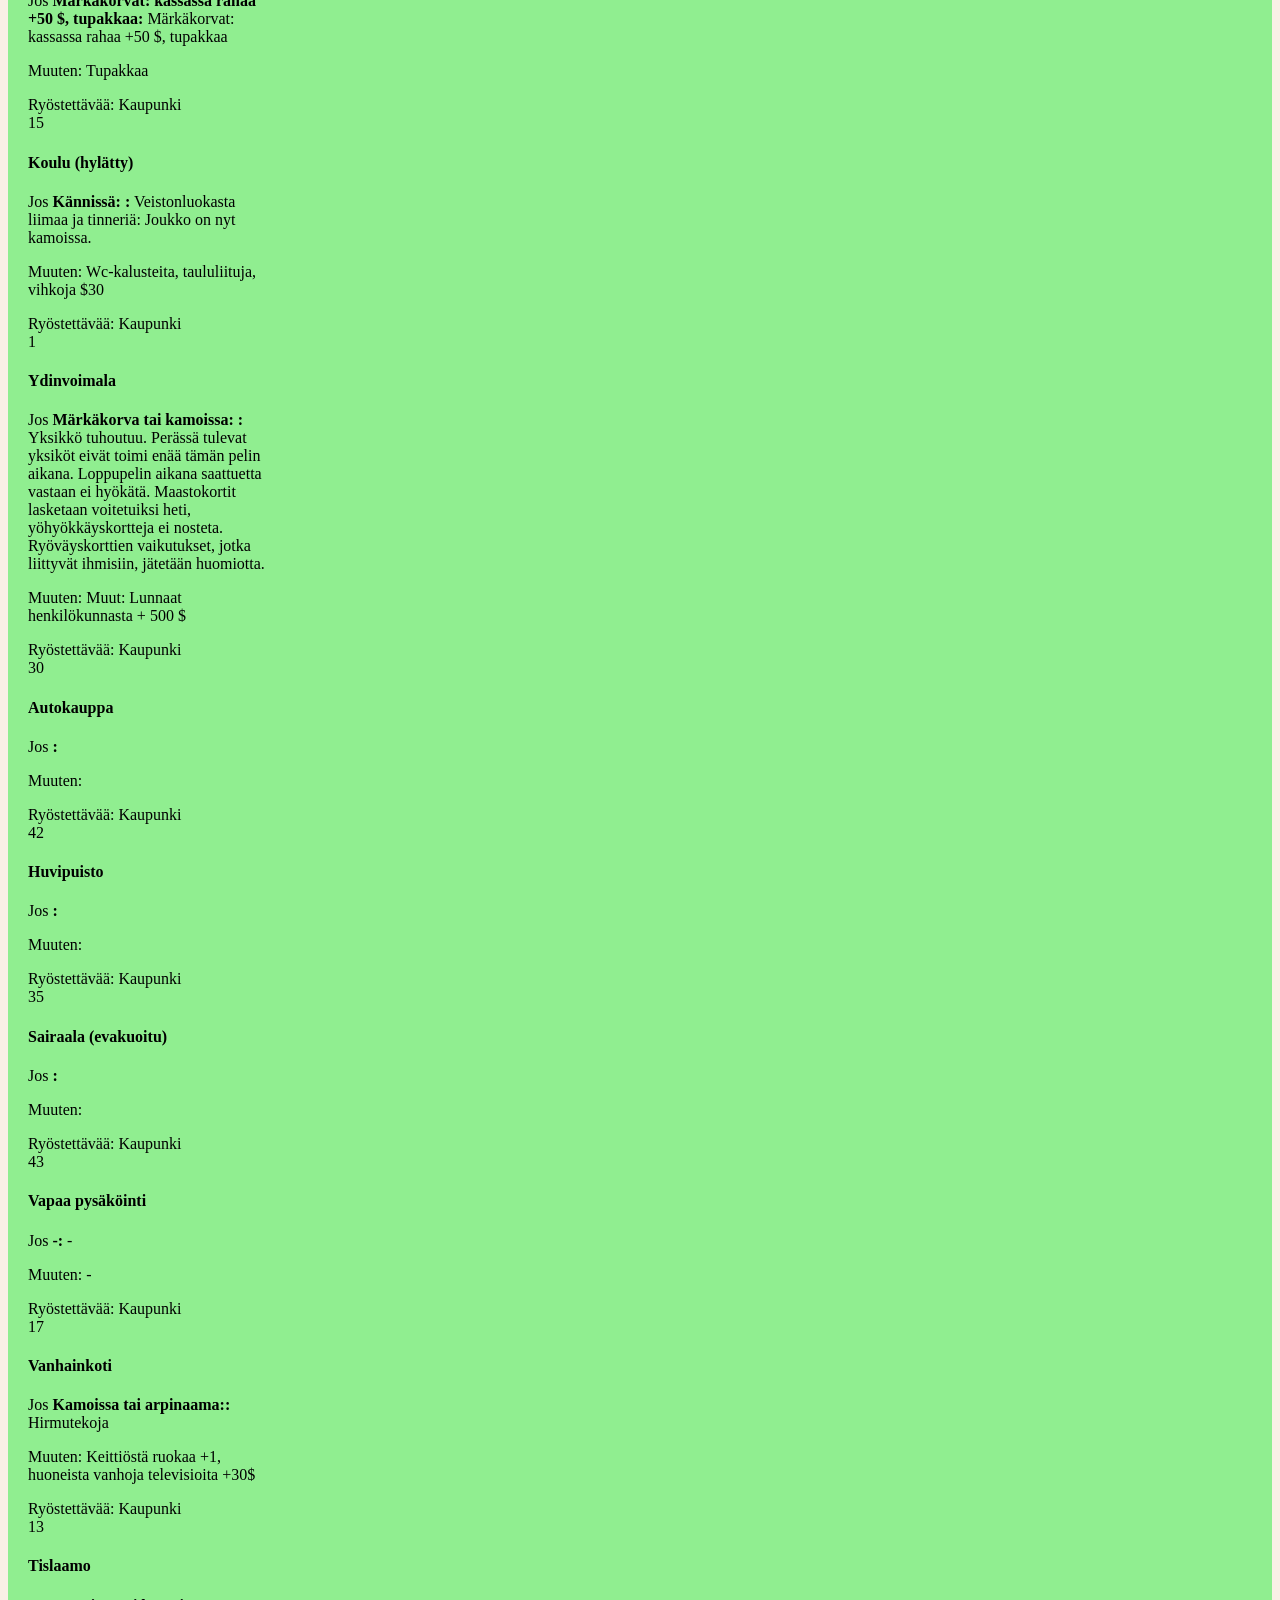
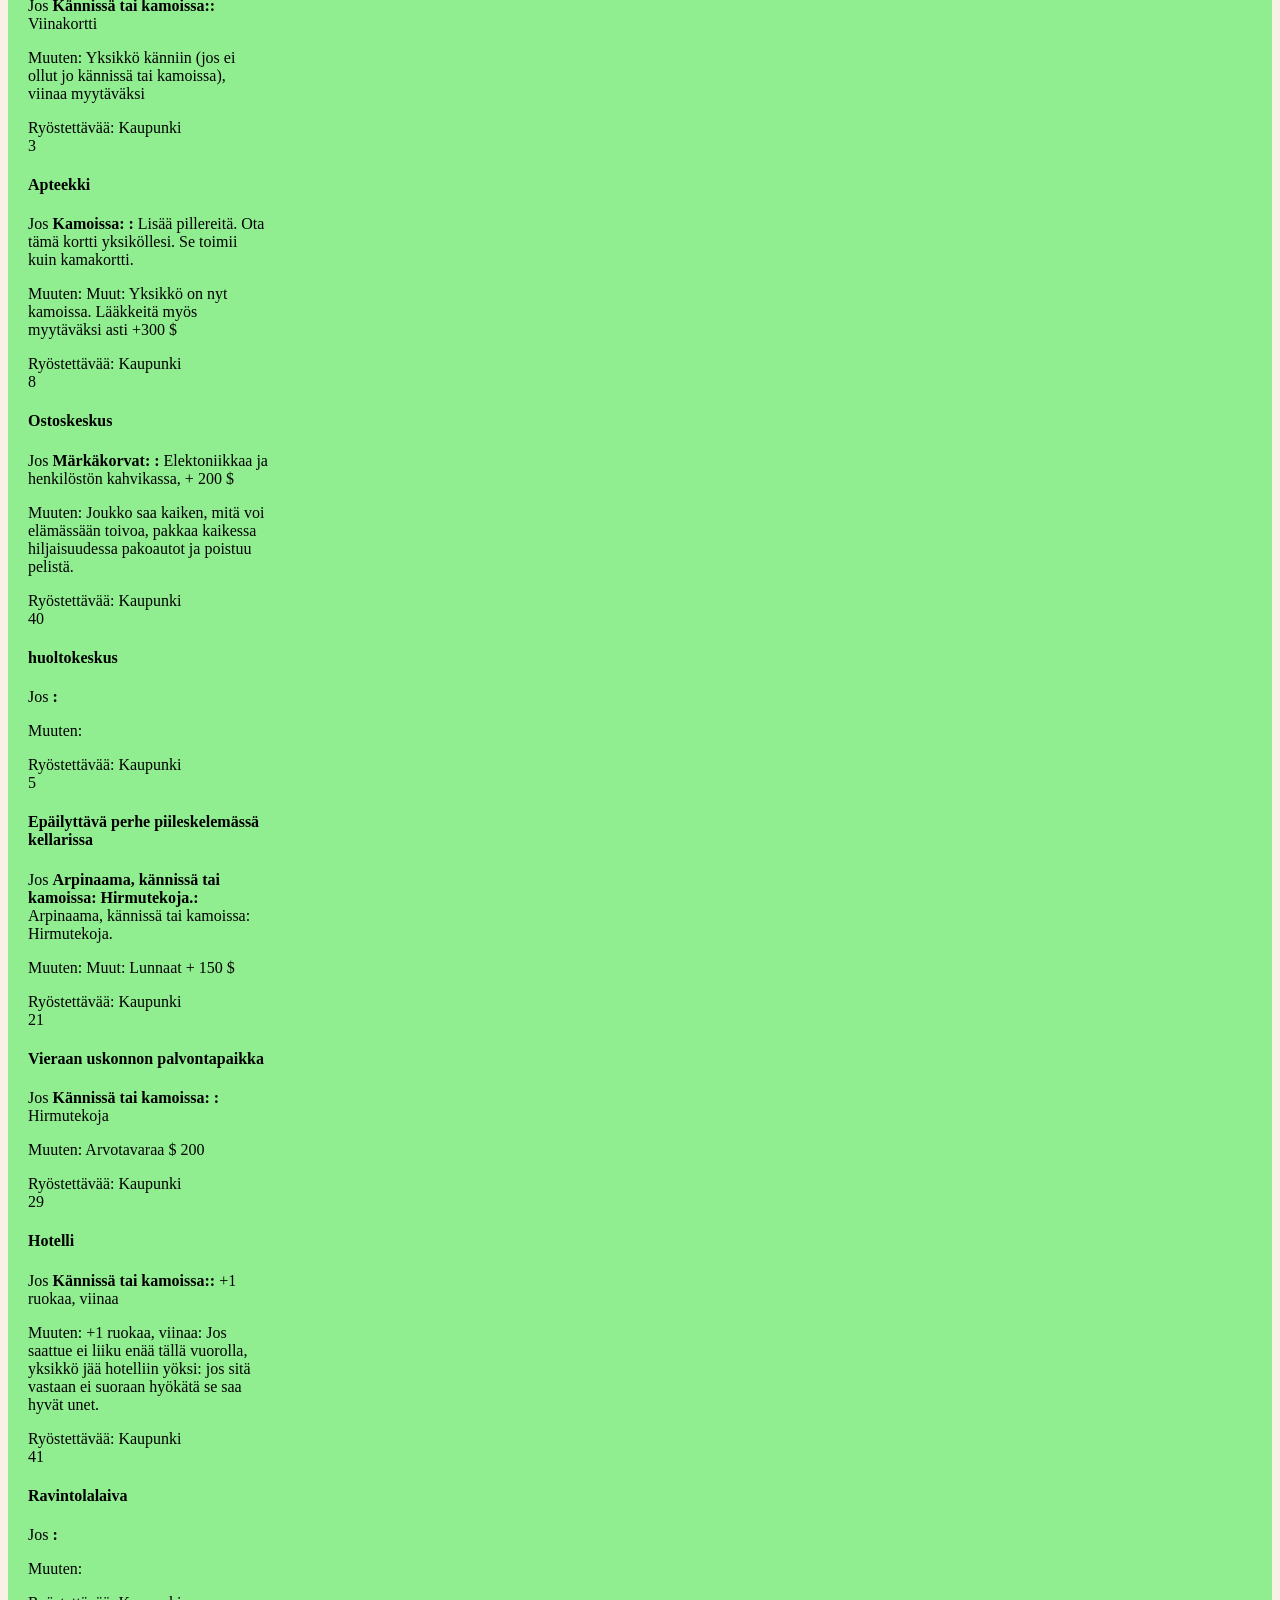
<file: js/index.html>
<!DOCTYPE html>
<html>
  <head>
    <style>
      body {
	  background-color: linen;
      }
      
      h1 {
	  color: maroon;
	  margin-left: 40px;
      }
      .korttialue {
	  border : 1px;
	  width : 100%;
	  background-color: lightgreen;
		     
      }
      .pakka {
	  width : 15em;//150px;
	  height: 23em;//225px;
	  background-color: white;
	  border: 1px;
	  padding: 10px;
	  margin: 10px;
	  display: inline-block;
      }
      .poyta {
	  width : 75em;//750px;
	  height: 23em;//225px;
	  background-color: white;
	  border: 1px;
	  padding: 10px;
	  margin: 10px;
	  display: inline-block;
	  
      }
      .poisto {
	  width : 15em;//150px;
	  height: 23em;//225px;
	  background-color: white;
	  border: 1px;
	  padding: 1em;//10px;
	  margin: 1em;//10px;
	  display: inline-block;
	  
      }
      
      .pakka .kortti {
	  background: linear-gradient(45deg, #dca 12%, transparent 0, transparent 88%, #dca 0),
		      linear-gradient(135deg, transparent 37%, #a85 0, #a85 63%, transparent 0),
		      linear-gradient(45deg, transparent 37%, #dca 0, #dca 63%, transparent 0) #753;
	  background-size: 25px 25px;
	  width: 14em;//140px;
	  height: 20em;//200px;
	  margin: 3px;
	  border: 1px solid black;
 	  position: absolute;
	  text-indent: -9999px;
      }

      .pakka .yohyokkays_nakyva {
	  width: 14em //140px;
	  height: 20em; //200px;
	  margin: 3px;
	  border: 1px solid black;
 	  position: absolute;
	  background: aqua;
	  text-indent: 0px;
      }      
      .poyta .kortti {
	  width: 14em;//140px;
	  height: 20em;//200px;
	  margin: 3px;
	  border: 1px solid black;
	  float: right;
      }

      .poisto .kortti {
	  width: 14em;//140px;
	  height: 20em;//200px;
	  margin: 3px;
	  border: 1px solid black;
	  position: absolute;
	  background: lightgray;
      }

    </style>

    
  </head>
  
<body>

<h1>64 km saattue</h1>



<div id='korruptio' class='korttialue'> <h2>Ennakkokorruptio</h2>
  <div class='pakka' id='korruptiopakka'> Pakka </div>
  <div id='korruptiopoyta' class='poyta'> Poyta  </div>
  <div class='poisto' id='korruptiopoisto'> Poisto </div>
</div>

<div id='vastarinta' class='korttialue'> <h2>Vastarinta</h2>
  <div class='pakka' id='vastarintapakka'> Pakka </div>
  <div class='poyta' id='vastarintapoyta'> Poyta </div>
  <div class='poisto' id='vastarintapoisto'> Poisto </div>
</div>

<div id='ryosto_maaseutu' class='korttialue'> <h2>Ryöstettävää: Maaseutu</h2>
  <div class='pakka' id='ryosto_maaseutupakka'> Pakka </div>
  <div class='poyta' id='ryosto_maaseutupoyta'> Poyta </div>
  <div class='poisto' id='ryosto_maaseutupoisto'> Poisto </div>
</div>

<div id='ryosto_kaupunki' class='korttialue'> <h2>Ryöstettävää: Kaupunki</h2>
  <div class='pakka' id='ryosto_kaupunkipakka'> Pakka </div>
  <div class='poyta' id='ryosto_kaupunkipoyta'> Poyta </div>
  <div class='poisto' id='ryosto_kaupunkipoisto'> Poisto </div>
</div>

<div id='aseapu' class='korttialue'> <h2>Ulkomainen aseapu</h2>
  <div class='pakka' id='aseapupakka'> Pakka </div>
  <div class='poyta' id='aseapupoyta'> Poyta </div>
</div>

<div id='yohyokkays' class='korttialue'> <h2>Yöhyökkäys</h2>
  <div class='pakka' id='yohyokkayspakka' > Pakka </div>
  <div class='poyta' id='yohyokkayspoyta'> Poyta </div>
  <div class='poisto' id='yohyokkayspoisto'> Poisto </div>
</div>

<div id='yohyokkays_extra' class='korttialue'> <h2>Yöhyökkäys extrat</h2>
  <div class='pakka' id='yohyokkays_extrapakka'> Pakka </div>
  <div class='poyta' id='yohyokkays_extrapakka'> Poyta </div>
  <div class='poisto' id='yohyokkays_extrapakka'> Poisto </div>
</div>

<script type="text/javascript" src="korruptio.js"></script>
<script type="text/javascript" src="vastarinta.js"></script>
<script type="text/javascript" src="ryosto_maaseutu.js"></script>
<script type="text/javascript" src="ryosto_kaupunki.js"></script>
<script type="text/javascript" src="yohyokkays.js"></script>
<script type="text/javascript" src="aseapu.js"></script>

<script src="korttiengine.js"></script> 


</body>
</html>
</file>
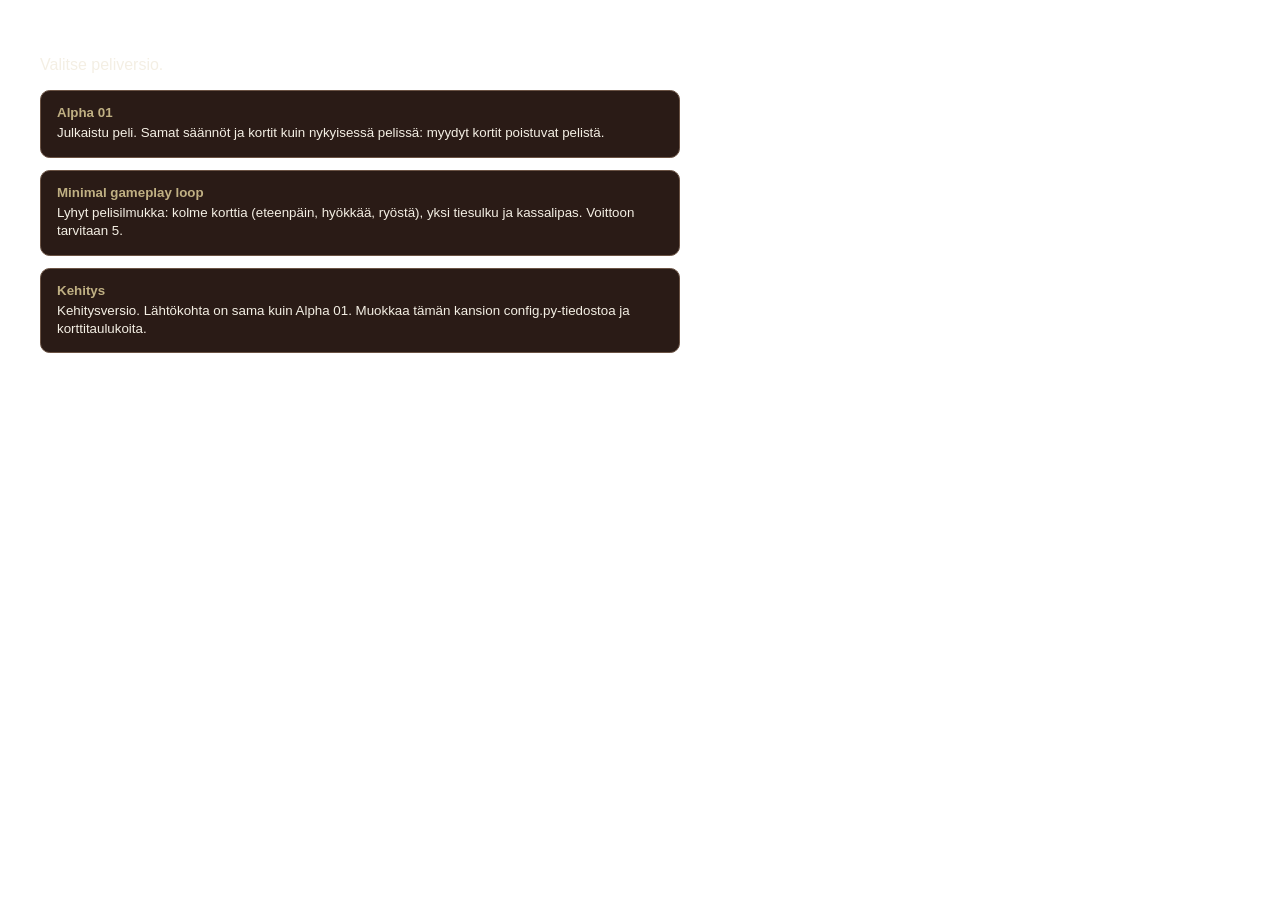
<file: alpha_01.html>
<!DOCTYPE html>
<html lang="fi">
<head>
  <meta charset="utf-8" />
  <meta name="viewport" content="width=device-width, initial-scale=1" />
  <title>65km Convoy</title>
  <script>window.CONVOY_LOCAL = true;</script>
  <script src="dev/web/transport.js?v=pyodide-play"></script>
</head>
<body>
  <p id="bootStatus" style="font-family: sans-serif; padding: 2rem;">Käynnistetään…</p>
  <script type="module" src="dev/web/local.js?v=labels"></script>
</body>
</html>
</file>
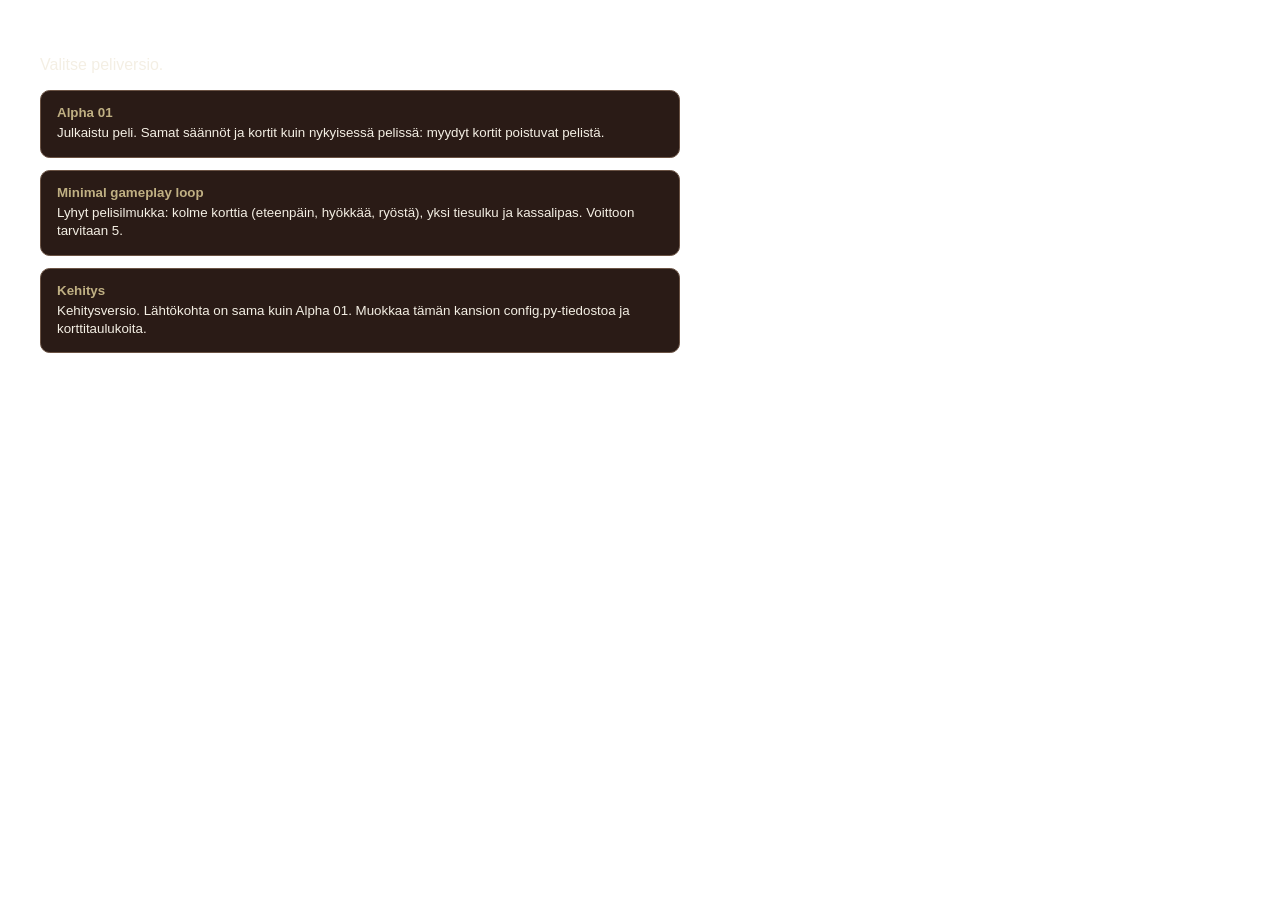
<file: alpha_play.html>
<!DOCTYPE html>
<html lang="fi">
<head>
  <meta charset="utf-8" />
  <meta name="viewport" content="width=device-width, initial-scale=1" />
  <title>65km Convoy</title>
  <script>window.CONVOY_LOCAL = true;</script>
  <script src="dev/web/transport.js?v=pyodide-play"></script>
</head>
<body>
  <p id="bootStatus" style="font-family: sans-serif; padding: 2rem;">Käynnistetään…</p>
  <script type="module" src="dev/web/local.js?v=bot-wait"></script>
</body>
</html>
</file>
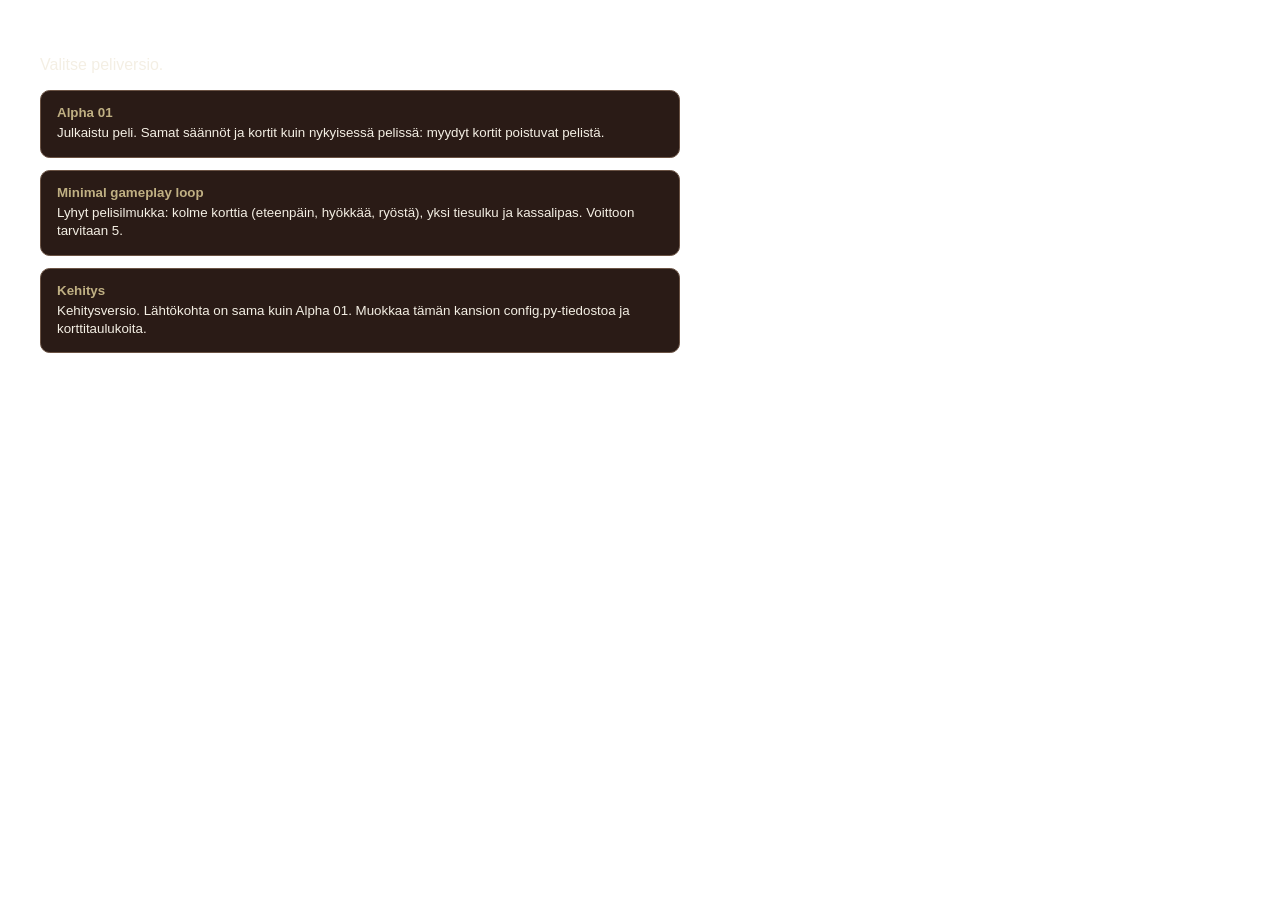
<file: playtest.html>
<!DOCTYPE html>
<html lang="fi">
<head>
  <meta charset="utf-8" />
  <meta name="viewport" content="width=device-width, initial-scale=1" />
  <title>65km Convoy</title>
  <script>window.CONVOY_LOCAL = true;</script>
  <script src="dev/web/transport.js?v=pyodide-play"></script>
</head>
<body>
  <p id="bootStatus" style="font-family: sans-serif; padding: 2rem;">Käynnistetään…</p>
  <script type="module" src="dev/web/local.js?v=help13"></script>
</body>
</html>
</file>
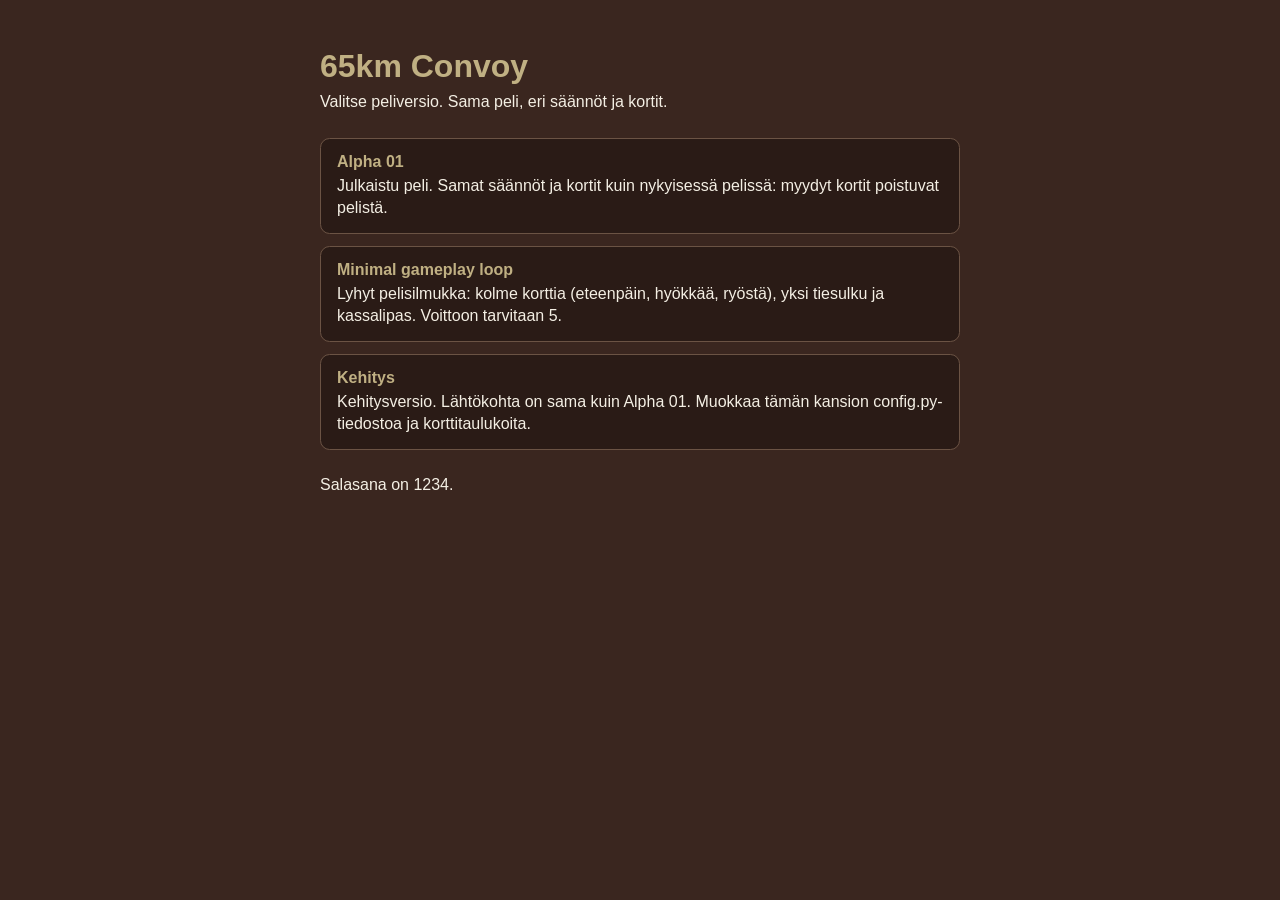
<file: versions.html>
<!DOCTYPE html>
<html lang="fi">
<head>
  <meta charset="utf-8" />
  <meta name="viewport" content="width=device-width, initial-scale=1" />
  <title>65km Convoy</title>
  <style>
    body {
      margin: 0;
      min-height: 100vh;
      background: #3a261f;
      color: #f4efe4;
      font-family: "Gill Sans", "Gill Sans MT", Calibri, "Trebuchet MS", sans-serif;
    }
    main {
      max-width: 40rem;
      margin: 0 auto;
      padding: 3rem 1.25rem 4rem;
    }
    h1 {
      margin: 0 0 0.4rem;
      color: #c0b083;
      font-weight: 600;
    }
    .lead {
      margin: 0 0 1.5rem;
      line-height: 1.4;
    }
    ul {
      list-style: none;
      margin: 0;
      padding: 0;
      display: grid;
      gap: 0.75rem;
    }
    a.version {
      display: block;
      padding: 0.9rem 1rem;
      border-radius: 0.6rem;
      background: #2a1b16;
      color: inherit;
      text-decoration: none;
      border: 1px solid #6b5344;
    }
    a.version:hover,
    a.version:focus {
      border-color: #c0b083;
    }
    a.version strong {
      display: block;
      margin-bottom: 0.25rem;
      color: #c0b083;
    }
    a.version span {
      display: block;
      line-height: 1.35;
    }
    .note,
    .error {
      margin-top: 1.5rem;
      line-height: 1.4;
    }
    .error {
      color: #ffb4a8;
    }
  </style>
</head>
<body>
  <main>
    <h1>65km Convoy</h1>
    <p class="lead">Valitse peliversio. Sama peli, eri säännöt ja kortit.</p>
    <ul id="versions"></ul>
    <p class="note">Salasana on 1234.</p>
    <p id="error" class="error" hidden></p>
  </main>
  <script>
    const list = document.getElementById("versions");
    const error = document.getElementById("error");
    fetch("dev/versions/index.json", { cache: "no-store" })
      .then((res) => {
        if (!res.ok) throw new Error("Versioluettelo puuttuu");
        return res.json();
      })
      .then((data) => {
        const versions = Array.isArray(data.versions) ? data.versions : [];
        if (!versions.length) throw new Error("Versioluettelo on tyhjä");
        for (const version of versions) {
          const id = String(version.id || "");
          if (!/^[A-Za-z0-9][A-Za-z0-9_-]{0,40}$/.test(id)) continue;
          const item = document.createElement("li");
          const link = document.createElement("a");
          link.className = "version";
          link.href = "playtest.html?version=" + encodeURIComponent(id);
          const title = document.createElement("strong");
          title.textContent = version.title || id;
          const summary = document.createElement("span");
          summary.textContent = version.summary || "";
          link.append(title, summary);
          item.append(link);
          list.append(item);
        }
      })
      .catch((err) => {
        error.hidden = false;
        error.textContent = err && err.message ? err.message : "Versioiden lataus epäonnistui.";
      });
  </script>
</body>
</html>
</file>
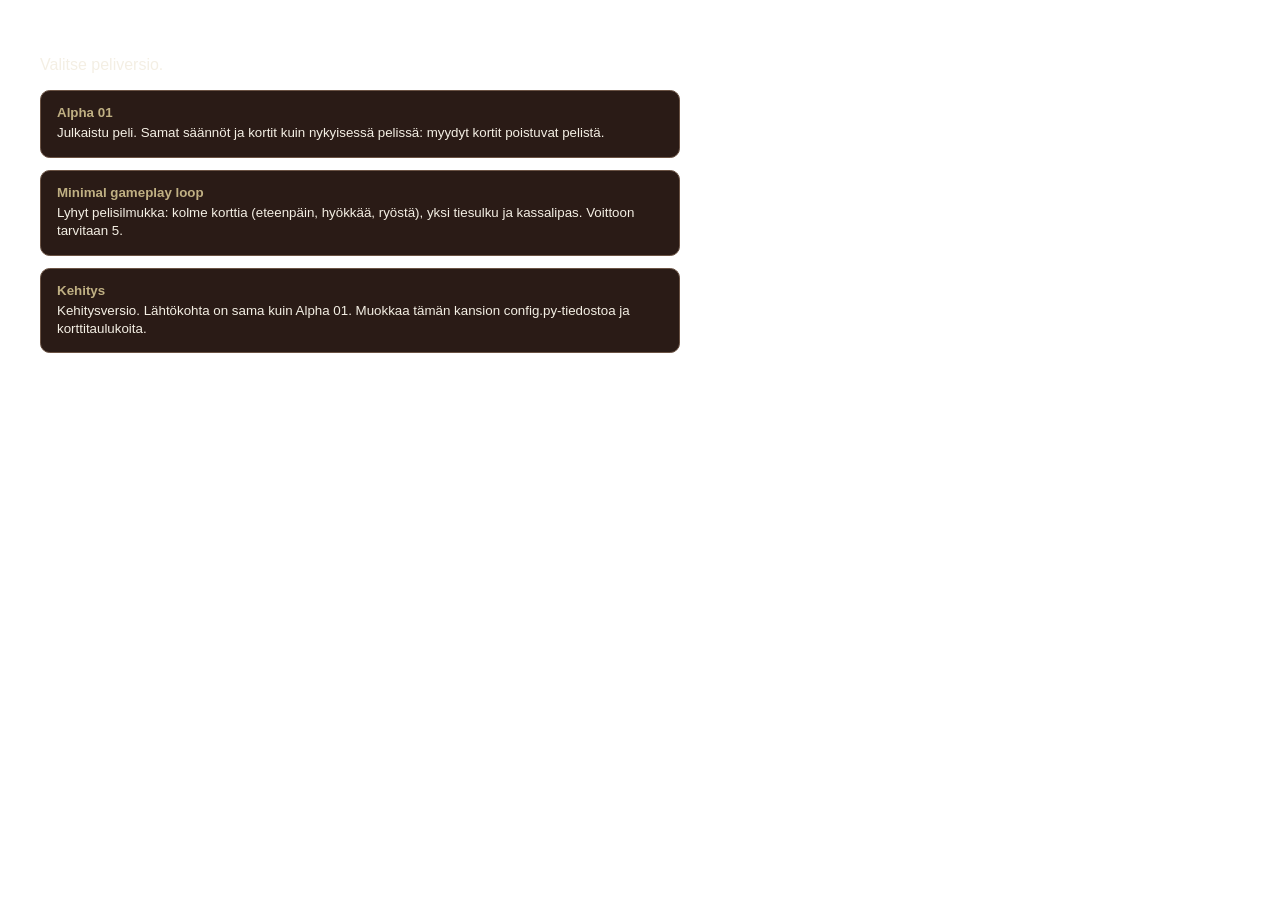
<file: dev/web/local.html>
<!DOCTYPE html>
<html lang="fi">
<head>
  <meta charset="utf-8" />
  <meta name="viewport" content="width=device-width, initial-scale=1" />
  <title>65km Convoy</title>
  <script>window.CONVOY_LOCAL = true;</script>
  <script src="transport.js?v=pyodide-play"></script>
</head>
<body>
  <p id="bootStatus" style="font-family: sans-serif; padding: 2rem;">Käynnistetään…</p>
  <script type="module" src="local.js?v=help13"></script>
</body>
</html>
</file>
<file: normalise.css>
/*! normalize.css v8.0.1 | MIT License | github.com/necolas/normalize.css */

/* Document
   ========================================================================== */

/**
 * 1. Correct the line height in all browsers.
 * 2. Prevent adjustments of font size after orientation changes in iOS.
 */

html {
  line-height: 1.15; /* 1 */
  -webkit-text-size-adjust: 100%; /* 2 */
}

/* Sections
   ========================================================================== */

/**
 * Remove the margin in all browsers.
 */

body {
  margin: 0;
}

/**
 * Render the `main` element consistently in IE.
 */

main {
  display: block;
}

/**
 * Correct the font size and margin on `h1` elements within `section` and
 * `article` contexts in Chrome, Firefox, and Safari.
 */

h1 {
  font-size: 2em;
  margin: 0.67em 0;
}

/* Grouping content
   ========================================================================== */

/**
 * 1. Add the correct box sizing in Firefox.
 * 2. Show the overflow in Edge and IE.
 */

hr {
  box-sizing: content-box; /* 1 */
  height: 0; /* 1 */
  overflow: visible; /* 2 */
}

/**
 * 1. Correct the inheritance and scaling of font size in all browsers.
 * 2. Correct the odd `em` font sizing in all browsers.
 */

pre {
  font-family: monospace, monospace; /* 1 */
  font-size: 1em; /* 2 */
}

/* Text-level semantics
   ========================================================================== */

/**
 * Remove the gray background on active links in IE 10.
 */

a {
  background-color: transparent;
}

/**
 * 1. Remove the bottom border in Chrome 57-
 * 2. Add the correct text decoration in Chrome, Edge, IE, Opera, and Safari.
 */

abbr[title] {
  border-bottom: none; /* 1 */
  text-decoration: underline; /* 2 */
  text-decoration: underline dotted; /* 2 */
}

/**
 * Add the correct font weight in Chrome, Edge, and Safari.
 */

b,
strong {
  font-weight: bolder;
}

/**
 * 1. Correct the inheritance and scaling of font size in all browsers.
 * 2. Correct the odd `em` font sizing in all browsers.
 */

code,
kbd,
samp {
  font-family: monospace, monospace; /* 1 */
  font-size: 1em; /* 2 */
}

/**
 * Add the correct font size in all browsers.
 */

small {
  font-size: 80%;
}

/**
 * Prevent `sub` and `sup` elements from affecting the line height in
 * all browsers.
 */

sub,
sup {
  font-size: 75%;
  line-height: 0;
  position: relative;
  vertical-align: baseline;
}

sub {
  bottom: -0.25em;
}

sup {
  top: -0.5em;
}

/* Embedded content
   ========================================================================== */

/**
 * Remove the border on images inside links in IE 10.
 */

img {
  border-style: none;
}

/* Forms
   ========================================================================== */

/**
 * 1. Change the font styles in all browsers.
 * 2. Remove the margin in Firefox and Safari.
 */

button,
input,
optgroup,
select,
textarea {
  font-family: inherit; /* 1 */
  font-size: 100%; /* 1 */
  line-height: 1.15; /* 1 */
  margin: 0; /* 2 */
}

/**
 * Show the overflow in IE.
 * 1. Show the overflow in Edge.
 */

button,
input { /* 1 */
  overflow: visible;
}

/**
 * Remove the inheritance of text transform in Edge, Firefox, and IE.
 * 1. Remove the inheritance of text transform in Firefox.
 */

button,
select { /* 1 */
  text-transform: none;
}

/**
 * Correct the inability to style clickable types in iOS and Safari.
 */

button,
[type="button"],
[type="reset"],
[type="submit"] {
  -webkit-appearance: button;
}

/**
 * Remove the inner border and padding in Firefox.
 */

button::-moz-focus-inner,
[type="button"]::-moz-focus-inner,
[type="reset"]::-moz-focus-inner,
[type="submit"]::-moz-focus-inner {
  border-style: none;
  padding: 0;
}

/**
 * Restore the focus styles unset by the previous rule.
 */

button:-moz-focusring,
[type="button"]:-moz-focusring,
[type="reset"]:-moz-focusring,
[type="submit"]:-moz-focusring {
  outline: 1px dotted ButtonText;
}

/**
 * Correct the padding in Firefox.
 */

fieldset {
  padding: 0.35em 0.75em 0.625em;
}

/**
 * 1. Correct the text wrapping in Edge and IE.
 * 2. Correct the color inheritance from `fieldset` elements in IE.
 * 3. Remove the padding so developers are not caught out when they zero out
 *    `fieldset` elements in all browsers.
 */

legend {
  box-sizing: border-box; /* 1 */
  color: inherit; /* 2 */
  display: table; /* 1 */
  max-width: 100%; /* 1 */
  padding: 0; /* 3 */
  white-space: normal; /* 1 */
}

/**
 * Add the correct vertical alignment in Chrome, Firefox, and Opera.
 */

progress {
  vertical-align: baseline;
}

/**
 * Remove the default vertical scrollbar in IE 10+.
 */

textarea {
  overflow: auto;
}

/**
 * 1. Add the correct box sizing in IE 10.
 * 2. Remove the padding in IE 10.
 */

[type="checkbox"],
[type="radio"] {
  box-sizing: border-box; /* 1 */
  padding: 0; /* 2 */
}

/**
 * Correct the cursor style of increment and decrement buttons in Chrome.
 */

[type="number"]::-webkit-inner-spin-button,
[type="number"]::-webkit-outer-spin-button {
  height: auto;
}

/**
 * 1. Correct the odd appearance in Chrome and Safari.
 * 2. Correct the outline style in Safari.
 */

[type="search"] {
  -webkit-appearance: textfield; /* 1 */
  outline-offset: -2px; /* 2 */
}

/**
 * Remove the inner padding in Chrome and Safari on macOS.
 */

[type="search"]::-webkit-search-decoration {
  -webkit-appearance: none;
}

/**
 * 1. Correct the inability to style clickable types in iOS and Safari.
 * 2. Change font properties to `inherit` in Safari.
 */

::-webkit-file-upload-button {
  -webkit-appearance: button; /* 1 */
  font: inherit; /* 2 */
}

/* Interactive
   ========================================================================== */

/*
 * Add the correct display in Edge, IE 10+, and Firefox.
 */

details {
  display: block;
}

/*
 * Add the correct display in all browsers.
 */

summary {
  display: list-item;
}

/* Misc
   ========================================================================== */

/**
 * Add the correct display in IE 10+.
 */

template {
  display: none;
}

/**
 * Add the correct display in IE 10.
 */

[hidden] {
  display: none;
}
</file>
